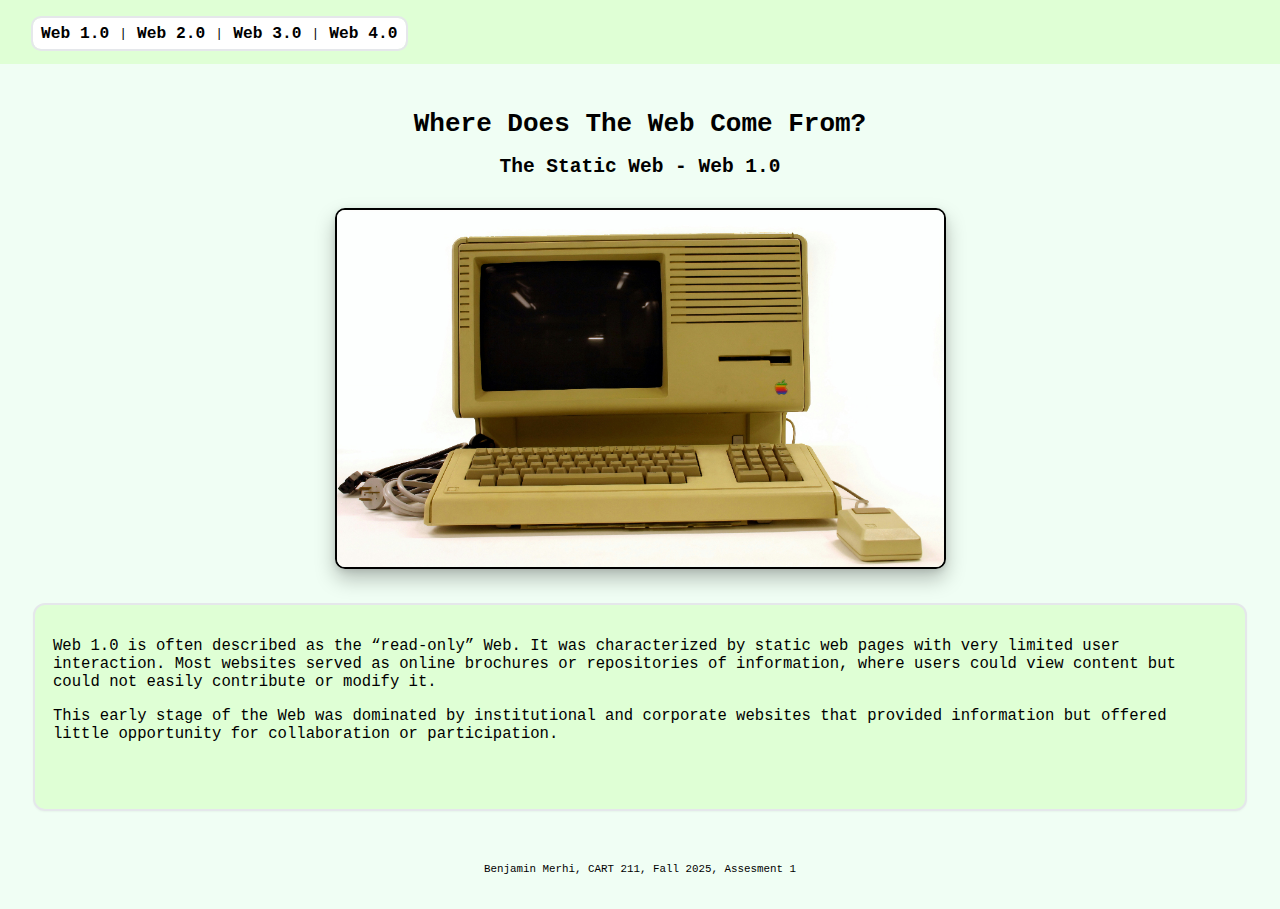
<file: Assessement_2/index.html>
<!DOCTYPE html>
<html lang="en">

<head>
    <meta charset="UTF-8">
    <meta name="viewport" content="width=device-width, initial-scale=1.0">
    <title>Origins of The Web</title>
</head>

<body style="font-family: monospace; padding: 25px; background-color: rgb(240, 254, 244);">

    <div style="
          position:absolute; left:0; right:0; top:0; height:64px; background:#dfffd5;
          z-index:0;                     
        ">
    </div>

    <!--Navigation bar with links to all four pages-->
    <nav style="margin-bottom: 60px; z-index: 100; background: transparent; position: sticky; margin-top: -15px;">

        <div
            style="display:inline-flex; gap:10px; align-items:center; padding:6px 8px; outline:2px solid #e5e7eb; outline-offset:0; border-radius:8px; background:#fff; ">

            <a href="Page-1.html" style="text-decoration: none; color: black; font-size: 125%; font-weight: bold; ">Web
                1.0</a>

            |

            <a href="Page-2.html" style="text-decoration: none; color: black; font-size: 125%; font-weight: bold; ">Web
                2.0</a>

            |

            <a href="Page-3.html" style="text-decoration: none; color: black; font-size: 125%; font-weight: bold; ">Web
                3.0</a>

            |

            <a href="Page-4.html" style="text-decoration: none; color: black; font-size: 125%; font-weight: bold; ">Web
                4.0</a>

        </div>

    </nav>


    <!--Header section with title, subtitle, and image-->
    <header style="width: 700px; width: 100%; margin-left: auto; margin-right: auto; text-align: center;">

        <h1 style="text-decoration: none;">Where Does The Web Come From?</h1>

        <h2 style="margin-bottom: 30px;">The Static Web - Web 1.0</h2>

        <img src="apple-lisa.jpg" alt="Apple Lisa computer"
            style="width: 75%; height: auto; margin-bottom: 30px; border: 2px solid #000; max-width: 50%; height: auto; border-radius: 10px; box-shadow: 0 2px 6px rgba(0, 0, 0,.10), 0 10px 20px rgba(0,0,0, .25);">
    </header>

    <!--Main body of text describing "The Static Web"-->
    <main
        style="width: 700px; width: 100%; margin-left: auto; margin-right: auto; font-size: larger; background:#dfffd5; border:2px solid #e5e7eb;border-radius:12px; padding:16px 18px; box-shadow:0 1px 2px rgba(0,0,0,.04); box-sizing: border-box;">
        <p>
            Web 1.0 is often described as the “read-only” Web. It was characterized by static web pages with very
            limited
            user
            interaction. Most websites served as online brochures or repositories of information, where users could
            view
            content but
            could not easily contribute or modify it.
        </p>

        <p style="margin-bottom: 50px;">
            This early stage of the Web was dominated by institutional and corporate websites that provided
            information
            but offered
            little opportunity for collaboration or participation.
        </p>
    </main>

    <!--Footer containing personal and course information-->
    <footer
        style="max-width: 700px; width: 100%; text-align: right; margin-top:  50px; margin-left: auto; margin-right: auto; text-align: center;">
        <small>Benjamin Merhi, CART 211, Fall 2025, Assesment 1</small>
    </footer>

</body>

</html>
</file>
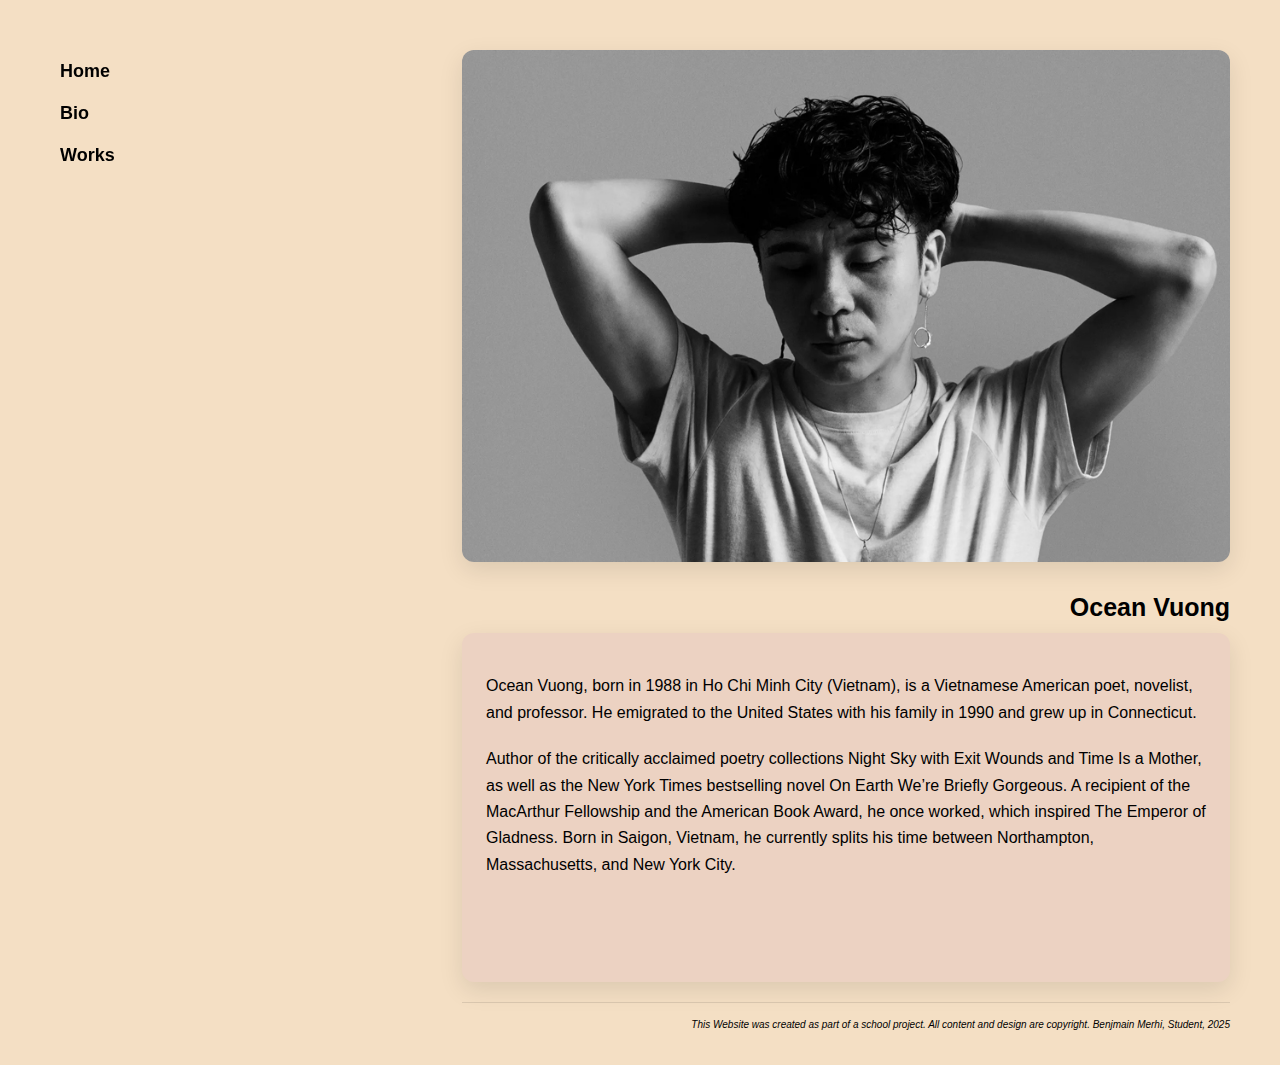
<file: Assessement_3/index.html>
<!DOCTYPE html>
<html lang="en">

<head>
    <meta charset="UTF-8">
    <meta name="viewport" content="width=device-width, initial-scale=1.0">

    <!--Meta Description for SEO-->
    <meta name="description"
        content="Explore the work of Ocean Vuong, award-winning poet and novelist, author of 'On Earth We're Briefly Gorgeous' and 'Time Is a Mother'.">

    <!--Open Graph for Social Sharing-->
    <meta property="og:title" content="Ocean Vuong - Poet and Novelist">
    <meta property="og:description"
        content="Discover the literary works and achievements of Ocean Vuong, an award-winning poet and novelist known for his works such as 'On Earth We're Briefly Gorgeous' and 'Time Is a Mother'.">
    <meta name="author" content="Ben Merhi">
    <meta name="copyright" content="Ben Merhi, Student Project, 2025">
    <title>Ocean Vuong</title>

    <!--External Stylesheet-->
    <link rel="Stylesheet" href="default.css">

</head>

<body>

    <!--Navigation-->
    <nav>
        <a href="index.html">Home</a><br>
        <a href="bio.html">Bio</a><br>
        <a href="works.html">Works</a><br>
    </nav>

    <!--Main Wrapper-->
    <div id="wrapper">

        <header>
            <img src="Home.jpg" alt="Portrait of Ocean Vuong">
            <h1>Ocean Vuong</h1>
        </header>

        <!--Main Content-->
        <main>
            <article>

                <p>
                    Ocean Vuong, born in 1988 in Ho Chi Minh City (Vietnam), is a Vietnamese American poet, novelist,
                    and professor. He
                    emigrated to the United States with his family in 1990 and grew up in Connecticut.
                </p>

                <p>
                    Author of the critically acclaimed poetry collections Night Sky with Exit Wounds and Time Is a
                    Mother, as well as the
                    New York Times bestselling novel On Earth We’re Briefly Gorgeous. A recipient of the MacArthur
                    Fellowship and the
                    American Book Award, he once worked, which inspired The Emperor of Gladness. Born in Saigon,
                    Vietnam, he currently
                    splits his time between Northampton, Massachusetts, and New York City.

                </p>

            </article>

            <footer>
                <small><em>This Website was created as part of a school project. All content and design are copyright.
                        Benjmain Merhi, Student, 2025</em></small>
            </footer>

    </div>


</body>

</html>
</file>
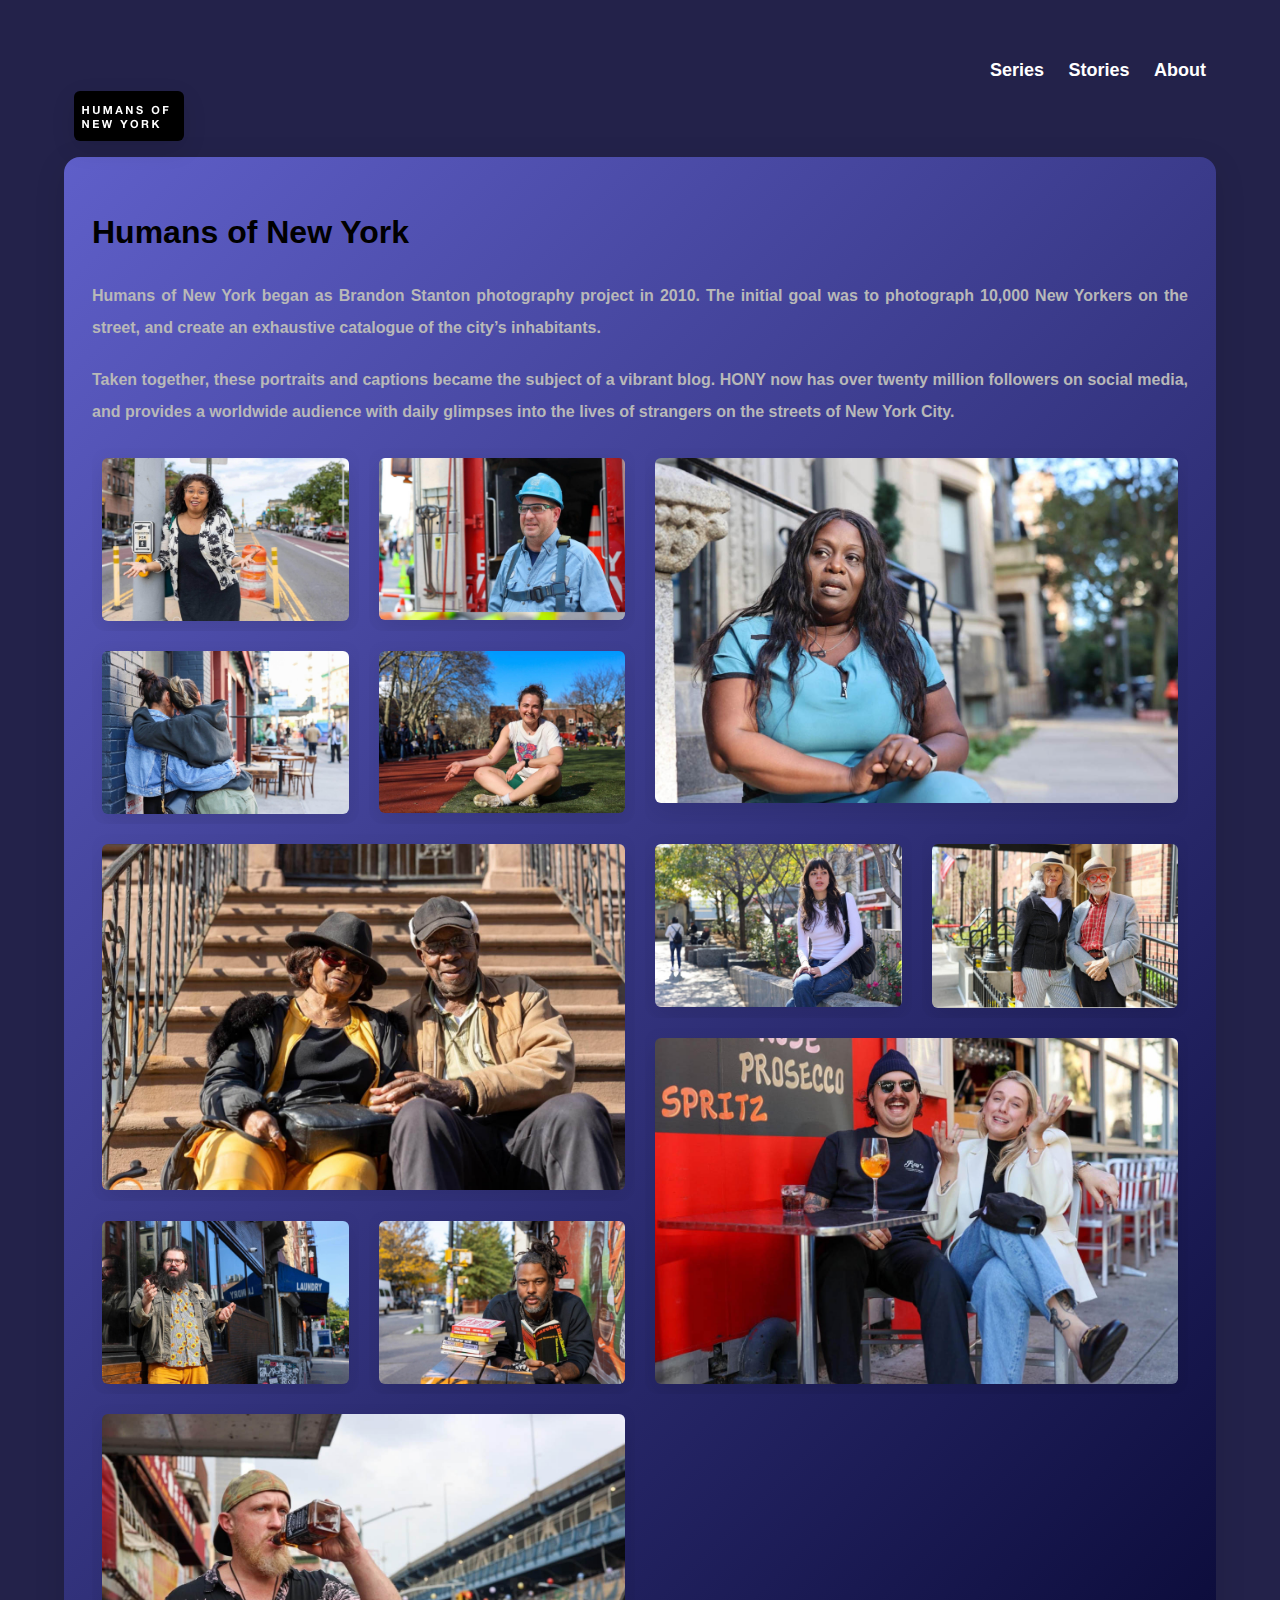
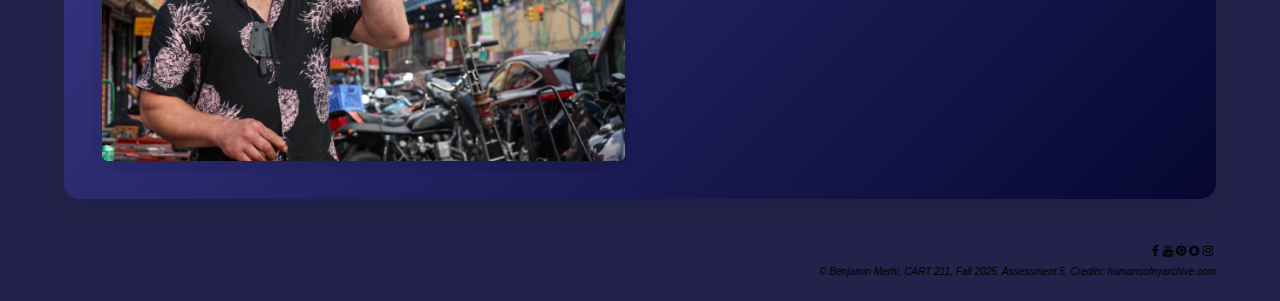
<file: Assessement_5/index.html>
<!DOCTYPE html>
<html lang="en">

<head>
    <meta charset="UTF-8">
    <meta name="viewport" content="width=device-width, initial-scale=1.0">

    <!--Meta Description for SEO-->
    <meta name="description" content="Humans of New York Exercise">

    <!--Open Graph for Social Sharing-->
    <meta property="og:title" content="Humans of New York Exercise">
    <meta property="og:description" content="Humans of New York Exercise">
    <meta name="author" content="Ben Merhi">
    <meta name="copyright" content="Ben Merhi, Student Project, 2025">


    <title>Humans of New York</title>

    <!--External Stylesheet-->
    <link rel="Stylesheet" href="default.css">

    <!--Link to the social media icons-->
    <link rel="stylesheet" href="https://cdnjs.cloudflare.com/ajax/libs/font-awesome/4.7.0/css/font-awesome.min.css">
</head>

<body>

    <!--Main Wrapper-->
    <div id="wrapper">
        <header>

            <!--Navigation-->
            <nav>

                <div class="logo">

                    <a href="#">
                        <img src="assets/logo.png" alt="Logo" width="110px" height="50px">
                    </a>

                </div>


                <div class="menu1">

                    <button class="close-menu">&times;</button>

                    <a href="index.html" class="menuI">Series</a>
                    <a href="stories.html" class="menuI">Stories</a>
                    <a href="about.html" class="menuI_active">About</a>

                </div>

                <!--Hamburger Menu for mobile-->
                <div class="hamburger-menu">

                    <button>

                        <span class="fa fa-bars"></span>

                    </button>

                </div>

            </nav>


        </header>

        <!--Main Content-->
        <section>
            <main>
                <article>
                    <h1>Humans of New York</h1>


                    <p>
                        Humans of New York began as Brandon Stanton photography project in 2010. The initial goal was to
                        photograph 10,000 New
                        Yorkers on the street, and create an exhaustive catalogue of the city’s inhabitants.
                    </p>

                    <p>
                        Taken together, these portraits and captions became the subject of a vibrant blog. HONY now has
                        over twenty million
                        followers on social media, and provides a worldwide audience with daily glimpses into the lives
                        of strangers on the
                        streets of New York City.
                    </p>



                    <div class="photos">
                        <figure class="im1">
                            <img src="assets/america_pageant.jpg" class="im" alt="America Pageant" loading="lazy">
                            <div class="hover-text">America Pageant</div>
                        </figure>

                        <figure class="im2">
                            <img src="assets/Chipwich_guy.jpg" class="im" alt="Chipwich Guy" loading="lazy">
                            <div class="hover-text">Chipwich Guy</div>
                        </figure>

                        <figure class="im3">
                            <img src="assets/end_of_life_patient.jpg" class="im" alt="End of Life Patinet"
                                loading="lazy">
                            <div class="hover-text">End of Life Patient</div>
                        </figure>

                        <figure class="im4">
                            <img src="assets/exhausting_to_me.jpg" class="im" alt="Exhausting To Me" loading="lazy">
                            <div class="hover-text">Exhausting To Me</div>
                        </figure>

                        <figure class="im5">
                            <img src="assets/fake_sport.jpg" class="im" alt="Fake Sport" loading="lazy">
                            <div class="hover-text">Fake Sport</div>
                        </figure>

                        <figure class="im6">
                            <img src="assets/gettin_married.jpg" class="im" alt="Gettin' Married" loading="lazy">
                            <div class="hover-text">Gettin' Married</div>
                        </figure>

                        <figure class="im7">
                            <img src="assets/homework.jpg" class="im" alt="Homework" loading="lazy">
                            <div class="hover-text">Homework</div>
                        </figure>

                        <figure class="im8">
                            <img src="assets/invisibility.jpg" class="im" alt="Invisibility" loading="lazy">
                            <div class="hover-text">Invisibility</div>
                        </figure>

                        <figure class="im9">
                            <img src="assets/Mardi-Gras.jpg" class="im" alt="Mardi Gras" loading="lazy">
                            <div class="hover-text">Mardi Gras</div>
                        </figure>

                        <figure class="im10">
                            <img src="assets/Right_and_wrong.jpg" class="im" alt="Right and Wrong" loading="lazy">
                            <div class="hover-text">Right and Wrong</div>
                        </figure>

                        <figure class="im11">
                            <img src="assets/sketchbook.jpg" class="im" alt="Sketchbook" loading="lazy">
                            <div class="hover-text">Sketchbook</div>
                        </figure>

                        <figure class="im12">
                            <img src="assets/the_algorithm.jpg" class="im" alt="The Algorithm" loading="lazy">
                            <div class="hover-text">The Algorithm</div>
                        </figure>

                    </div>

            </main>

            </article>

        </section>

        <!--Footer-->

        <footer>
            <div class="social">

                <!--Social Media Icons-->
                <div class="icons-wrapper">

                    <a href="#" class="fa fa-facebook"></a>
                    <a href="#" class="fa fa-youtube"></a>
                    <a href="#" class="fa fa-pinterest"></a>
                    <a href="#" class="fa fa-snapchat"></a>
                    <a href="#" class="fa fa-instagram"></a>
                    <a href="#" class="fa fa-"></a>

                </div>


            </div>

            <small><em>© Benjamin Merhi, CART 211, Fall 2025, Assessment 5, Credits: humansofnyarchive.com</em></small>
        </footer>

    </div>

    <script>
        document.addEventListener('DOMContentLoaded', () => {
            const hamburgerButton = document.querySelector('.hamburger-menu button');
            const closeButton = document.querySelector('.close-menu');
            const menu1 = document.querySelector('.menu1');

            // Gestion de l'ouverture du menu
            hamburgerButton.addEventListener('click', () => {
                menu1.classList.add('menu-deployed');
            });

            // Gestion de la fermeture du menu
            closeButton.addEventListener('click', () => {
                menu1.classList.remove('menu-deployed');
            });
        });

    </script>

</body>

</html>
</file>
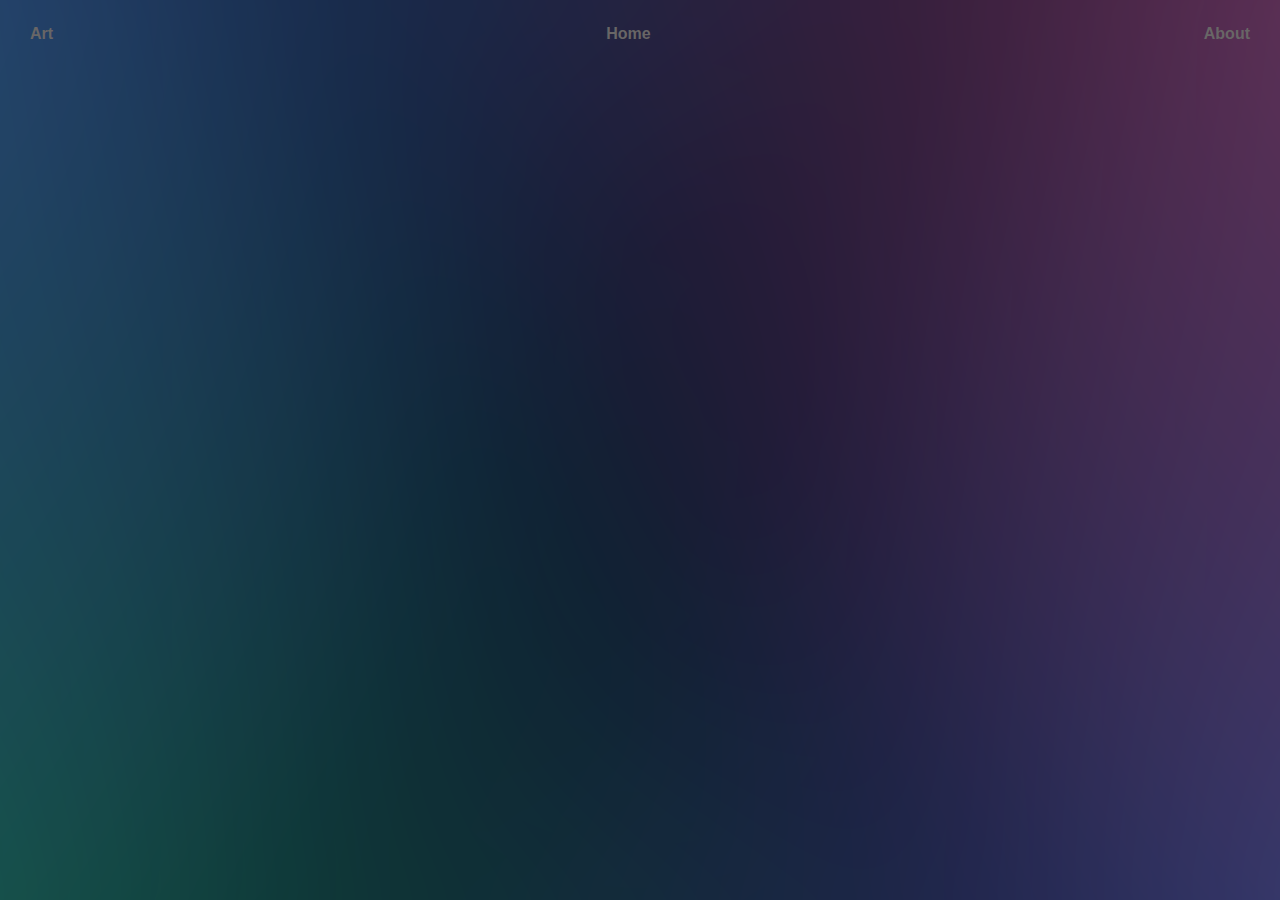
<file: Final/index.html>
<!DOCTYPE html>
<html lang="en">

<head>
    <meta charset="UTF-8">
    <meta name="viewport" content="width=device-width, initial-scale=1.0">

    <meta name="project pitch" content="Project Pitch: Surveillance Capitalism">
    <meta name="author" content="Benjamin Merhi">
    <meta name="copyright" content="Benjamin Merhi, Student Project, 2025">

    <title>Surveillance Capitalism</title>

    <link rel="Stylesheet" href="default.css">


</head>

<body>
    <div class="aurora-container">


        <div id="wrapper">
            <header>

                <nav class="navigation">

                    <ul class="nav-list">


                        <li class="dropdown">

                            <a href="#" class="drop">Art</a>

                            <ul class="dropdown-content">

                                <li><a href="3.html">3</a></li>
                                <li><a href="4.html">4</a></li>
                                <li><a href="5.html">5</a></li>
                                <li><a href="6.html">6</a></li>
                                <li><a href="7.html">7</a></li>
                                <li><a href="8.html">8</a></li>
                                <li><a href="9.html">9</a></li>
                                <li><a href="10.html">10</a></li>

                            </ul>

                        </li>

                        <li><a href="index.html">Home</a></li>

                        <li><a href="about.html">About</a></li>

                    </ul>

                </nav>

            </header>

            <section>

                <main>

                    <article>

                        <p>




                        </p>

                    </article>

                </main>

            </section>

        </div>

    </div>
</body>

</html>
</file>
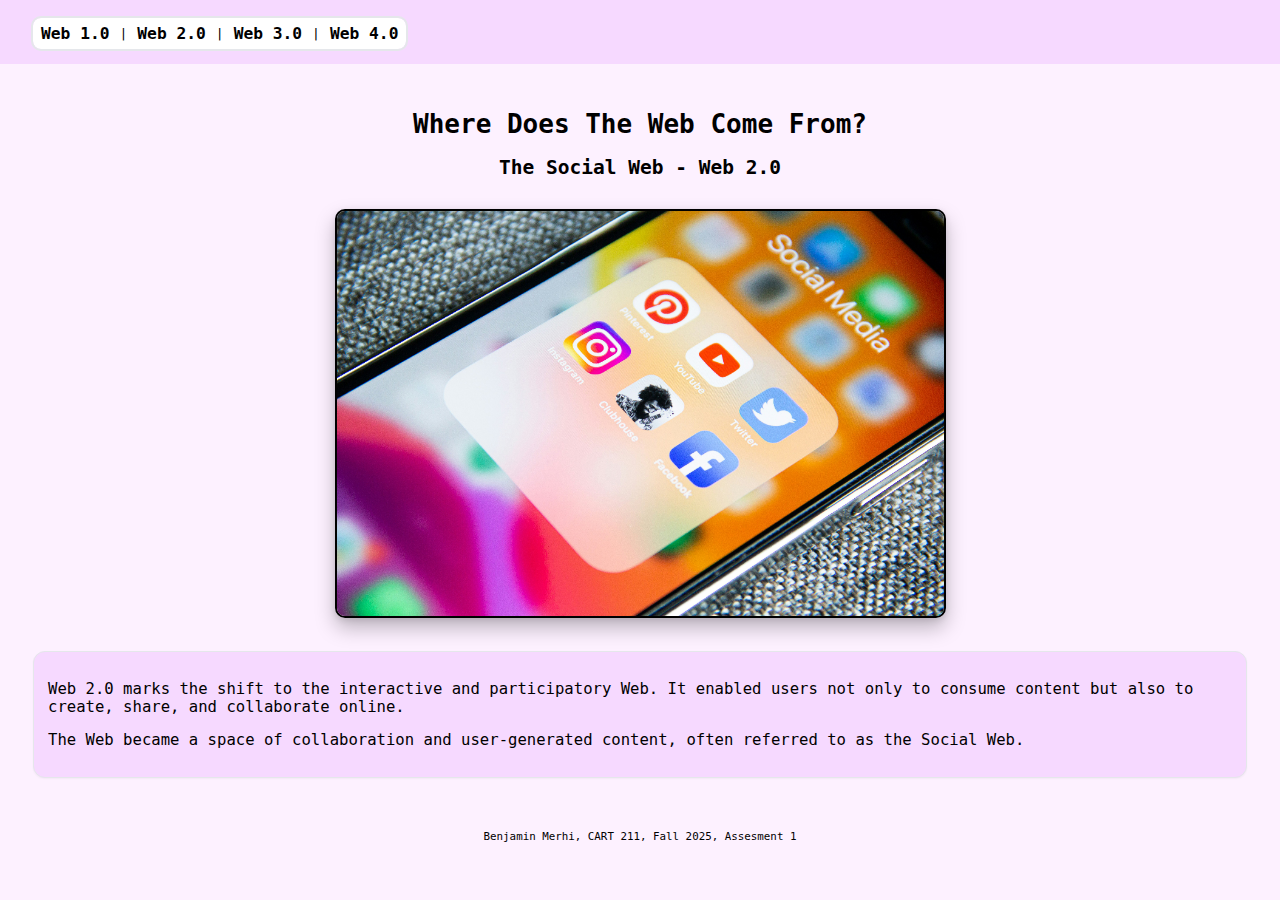
<file: Assessement_2/Page-2.html>
<!DOCTYPE html>
<html lang="en">

<head>
    <meta charset="UTF-8">
    <meta name="viewport" content="width=device-width, initial-scale=1.0">
    <title>Origins of The Web</title>
</head>

<body style="font-family: monospace; padding: 25px; background-color: rgb(253, 241, 255);">

    <div style="
          position:absolute; left:0; right:0; top:0; height:64px; background:#f6d9ff; z-index:0;                      
        ">
    </div>

    <!--Navigation bar with links to all four pages-->
    <nav style="margin-bottom: 60px; z-index: 100; background: transparent; position: sticky; margin-top: -15px;">

        <div
            style="display:inline-flex; gap:10px; align-items:center; padding:6px 8px; outline:2px solid #e5e7eb; outline-offset:0; border-radius:8px; background:#fff; ">

            <a href="index.html" style="text-decoration: none; color: black; font-size: 125%; font-weight: bold; ">Web
                1.0</a>

            | <a href="Page-2.html"
                style="text-decoration: none; color: black; font-size: 125%; font-weight: bold; ">Web
                2.0</a>

            | <a href="Page-3.html"
                style="text-decoration: none; color: black; font-size: 125%; font-weight: bold; ">Web
                3.0</a>

            | <a href="Page-4.html"
                style="text-decoration: none; color: black; font-size: 125%; font-weight: bold; ">Web
                4.0</a>

        </div>

    </nav>

    <!--Header section with title, subtitle, and image-->
    <header style="width: 700px; width: 100%; margin-left: auto; margin-right: auto; text-align: center;">
        <h1>Where Does The Web Come From?</h1>

        <h2 style="margin-bottom: 30px;">The Social Web - Web 2.0</h2>

        <img src="social_media.jpg" alt="Social Media Icons"
            style="width: 50%; height: auto; margin-bottom: 30px; border: 2px solid #000; max-width: 75%; height: auto; border-radius: 10px; box-shadow: 0 2px 6px rgba(0, 0, 0,.10), 0 10px 20px rgba(0,0,0,.25);">
    </header>

    <!--Main body of text describing "The Social Web"-->
    <main
        style="width: 700px; width: 100%; margin-left: auto; margin-right: auto; font-size: larger; background:#f6d9ff; border:1px solid #e5e7eb;border-radius:12px;  padding:12px 14px; box-shadow:0 1px 2px rgba(0,0,0,.04); box-sizing: border-box;">
        <p>
            Web 2.0 marks the shift to the interactive and participatory Web. It enabled users not only to consume
            content but also
            to create, share, and collaborate online.
        </p>
        <p>
            The Web became a space of collaboration and user-generated content, often referred to as the Social Web.
        </p>
    </main>

    <!--Footer containing personal and course information-->
    <footer
        style="max-width: 700px; width: 100%; text-align: right; margin-top:  50px; margin-left: auto; margin-right: auto; text-align: center;">
        <small>Benjamin Merhi, CART 211, Fall 2025, Assesment 1</small>
    </footer>

</body>

</html>
</file>
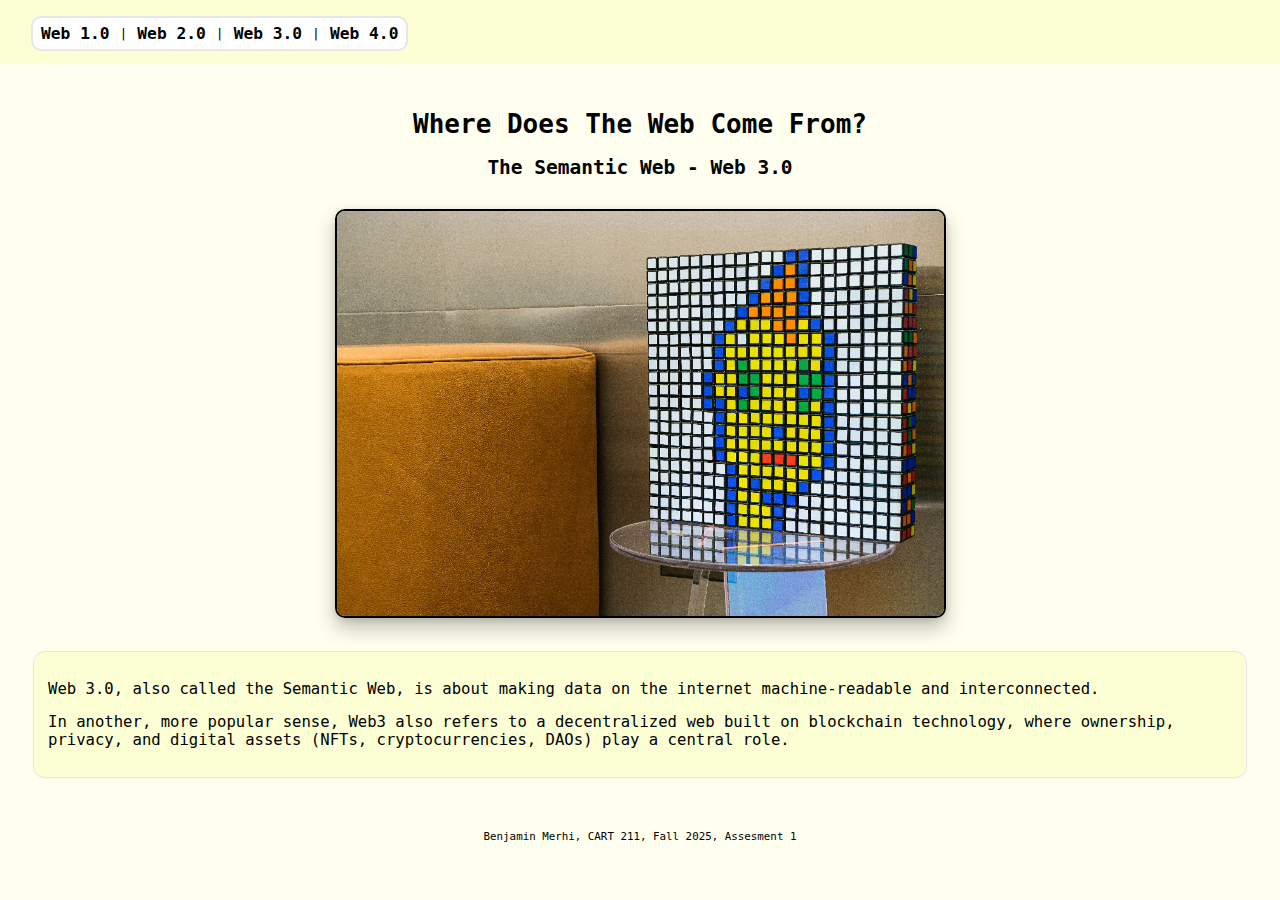
<file: Assessement_2/Page-3.html>
<!DOCTYPE html>
<html lang="en">

<head>
    <meta charset="UTF-8">
    <meta name="viewport" content="width=device-width, initial-scale=1.0">
    <title>Origins of The Web</title>
</head>

<body style="font-family: monospace; padding: 25px; background-color: #feffee;">

    <div style="
          position:absolute; left:0; right:0; top:0; height:64px; background:#fbffd3;
          z-index:0;                 
        ">
    </div>

    <!--Navigation bar with links to all four pages-->
    <nav style="margin-bottom: 60px; z-index: 100; background: transparent; position: sticky; margin-top: -15px;">

        <div
            style="display:inline-flex; gap:10px; align-items:center; padding:6px 8px; outline:2px solid #e5e7eb; outline-offset:0; border-radius:8px; background:#fff; ">

            <a href="index.html" style="text-decoration: none; color: black; font-size: 125%; font-weight: bold; ">Web
                1.0</a>

            |

            <a href="Page-2.html" style="text-decoration: none; color: black; font-size: 125%; font-weight: bold; ">Web
                2.0</a>

            | <a href="Page-3.html"
                style="text-decoration: none; color: black; font-size: 125%; font-weight: bold; ">Web
                3.0</a>

            | <a href="Page-4.html"
                style="text-decoration: none; color: black; font-size: 125%; font-weight: bold; ">Web
                4.0</a>

        </div>

    </nav>

    <!--Header section with title, subtitle, and image-->
    <header style="width: 700px; width: 100%; margin-left: auto; margin-right: auto; text-align: center;">
        <h1>Where Does The Web Come From?</h1>

        <h2 style="margin-bottom: 30px;">The Semantic Web - Web 3.0</h2>

        <img src="cryptopunk.jpg" alt="Cryptopunk NFT"
            style="width: 50%; height: auto; margin-bottom: 30px; border: 2px solid #000; max-width: 75%; height: auto; border-radius: 10px; box-shadow: 0 2px 6px rgba(0, 0, 0,.10), 0 10px 20px rgba(0,0,0,.25);">
    </header>

    <!--Main body of text describing "The Semantic Web"-->
    <main
        style="width: 700px; width: 100%; margin-left: auto; margin-right: auto; font-size: larger; background:#fbffd3;
    border:1px solid #e5e7eb;  border-radius:12px; padding:12px 14px; box-shadow:0 1px 2px rgba(0,0,0,.04); box-sizing: border-box;">
        <p>
            Web 3.0, also called the Semantic Web, is about making data on the internet machine-readable and
            interconnected.
        </p>
        <p>
            In another, more popular sense, Web3 also refers to a decentralized web built on blockchain technology,
            where ownership,
            privacy, and digital assets (NFTs, cryptocurrencies, DAOs) play a central role.
        </p>
    </main>

    <!--Footer containing personal and course information-->
    <footer
        style="max-width: 700px; width: 100%; text-align: right; margin-top:  50px; margin-left: auto; margin-right: auto; text-align: center;">
        <small>Benjamin Merhi, CART 211, Fall 2025, Assesment 1</small>
    </footer>

</body>

</html>
</file>
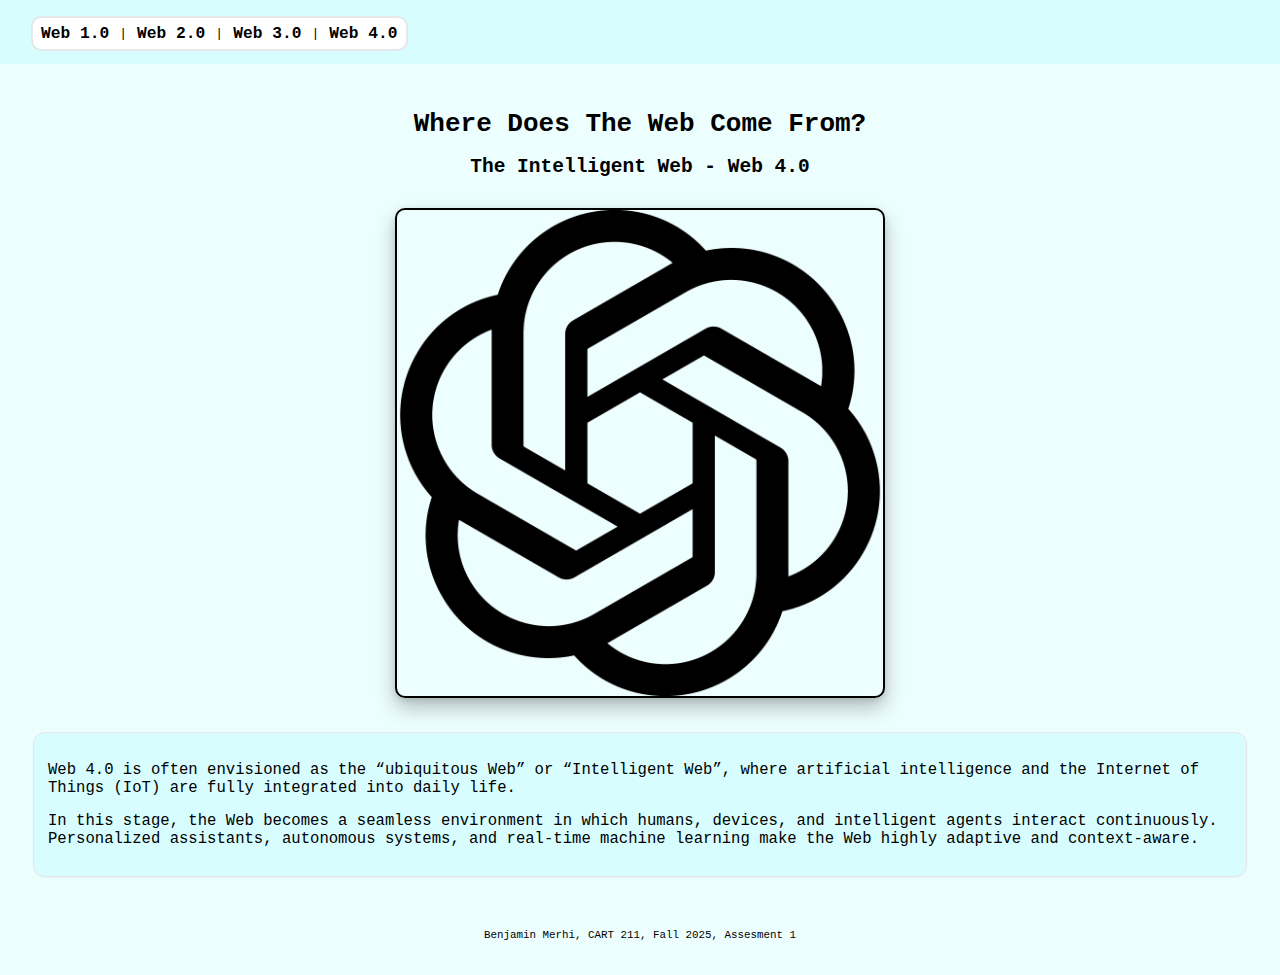
<file: Assessement_2/Page-4.html>
<!DOCTYPE html>
<html lang="en">

<head>
    <meta charset="UTF-8">
    <meta name="viewport" content="width=device-width, initial-scale=1.0">
    <title>Origins of The Web</title>
</head>

<body style="font-family: monospace; padding: 25px; background-color: #edfeff;">

    <div style="
          position:absolute; left:0; right:0; top:0; height:64px; background:#d7fdff;
          z-index:0;                
        ">
    </div>

    <!--Navigation bar with links to all four pages-->
    <nav style="margin-bottom: 60px; z-index: 100; background: transparent; position: sticky; margin-top: -15px;">

        <div
            style="display:inline-flex; gap:10px; align-items:center; padding:6px 8px; outline:2px solid #e5e7eb; outline-offset:0; border-radius:8px; background:#fff; ">

            <a href="index.html" style="text-decoration: none; color: black; font-size: 125%; font-weight: bold; ">Web
                1.0</a>

            |
            <a href="Page-2.html" style="text-decoration: none; color: black; font-size: 125%; font-weight: bold; ">Web
                2.0</a>

            |

            <a href="Page-3.html" style="text-decoration: none; color: black; font-size: 125%; font-weight: bold; ">Web
                3.0</a>

            |

            <a href="Page-4.html" style="text-decoration: none; color: black; font-size: 125%; font-weight: bold; ">Web
                4.0</a>

        </div>

    </nav>

    <!--Header section with title, subtitle, and image-->
    <header style="width: 700px; width: 100%; margin-left: auto; margin-right: auto; text-align: center;">
        <h1>Where Does The Web Come From?</h1>

        <h2 style="margin-bottom: 30px;">The Intelligent Web - Web 4.0</h2>

        <img src="ChatGPT-Logo.gif" alt="ChatGPT Logo"
            style="width: 45%; height: auto; margin-bottom: 30px; border: 2px solid #000; max-width: 40%; height: auto; border-radius: 10px; box-shadow: 0 2px 6px rgba(0, 0, 0,.10), 0 10px 20px rgba(0,0,0,.25);">
    </header>

    <!--Main body of text describing "The Intelligent Web"-->
    <main
        style="width: 700px; width: 100%; margin-left: auto; margin-right: auto; font-size: larger; background:#d7fdff; border:1px solid #e5e7eb; border-radius: 12px; padding:12px 14px; box-shadow:0 1px 2px rgba(0,0,0,.04); box-sizing: border-box;">
        <p>
            Web 4.0 is often envisioned as the “ubiquitous Web” or “Intelligent Web”, where artificial intelligence and
            the Internet
            of Things (IoT) are fully integrated into daily life.
        </p>
        <p>
            In this stage, the Web becomes a seamless environment in which humans, devices, and intelligent agents
            interact
            continuously. Personalized assistants, autonomous systems, and real-time machine learning make the Web
            highly adaptive
            and context-aware.
        </p>
    </main>

    <!--Footer containing personal and course information-->
    <footer
        style="max-width: 700px; width: 100%; text-align: right; margin-top:  50px; margin-left: auto; margin-right: auto; text-align: center;">
        <small>Benjamin Merhi, CART 211, Fall 2025, Assesment 1</small>
    </footer>

</body>

</html>
</file>
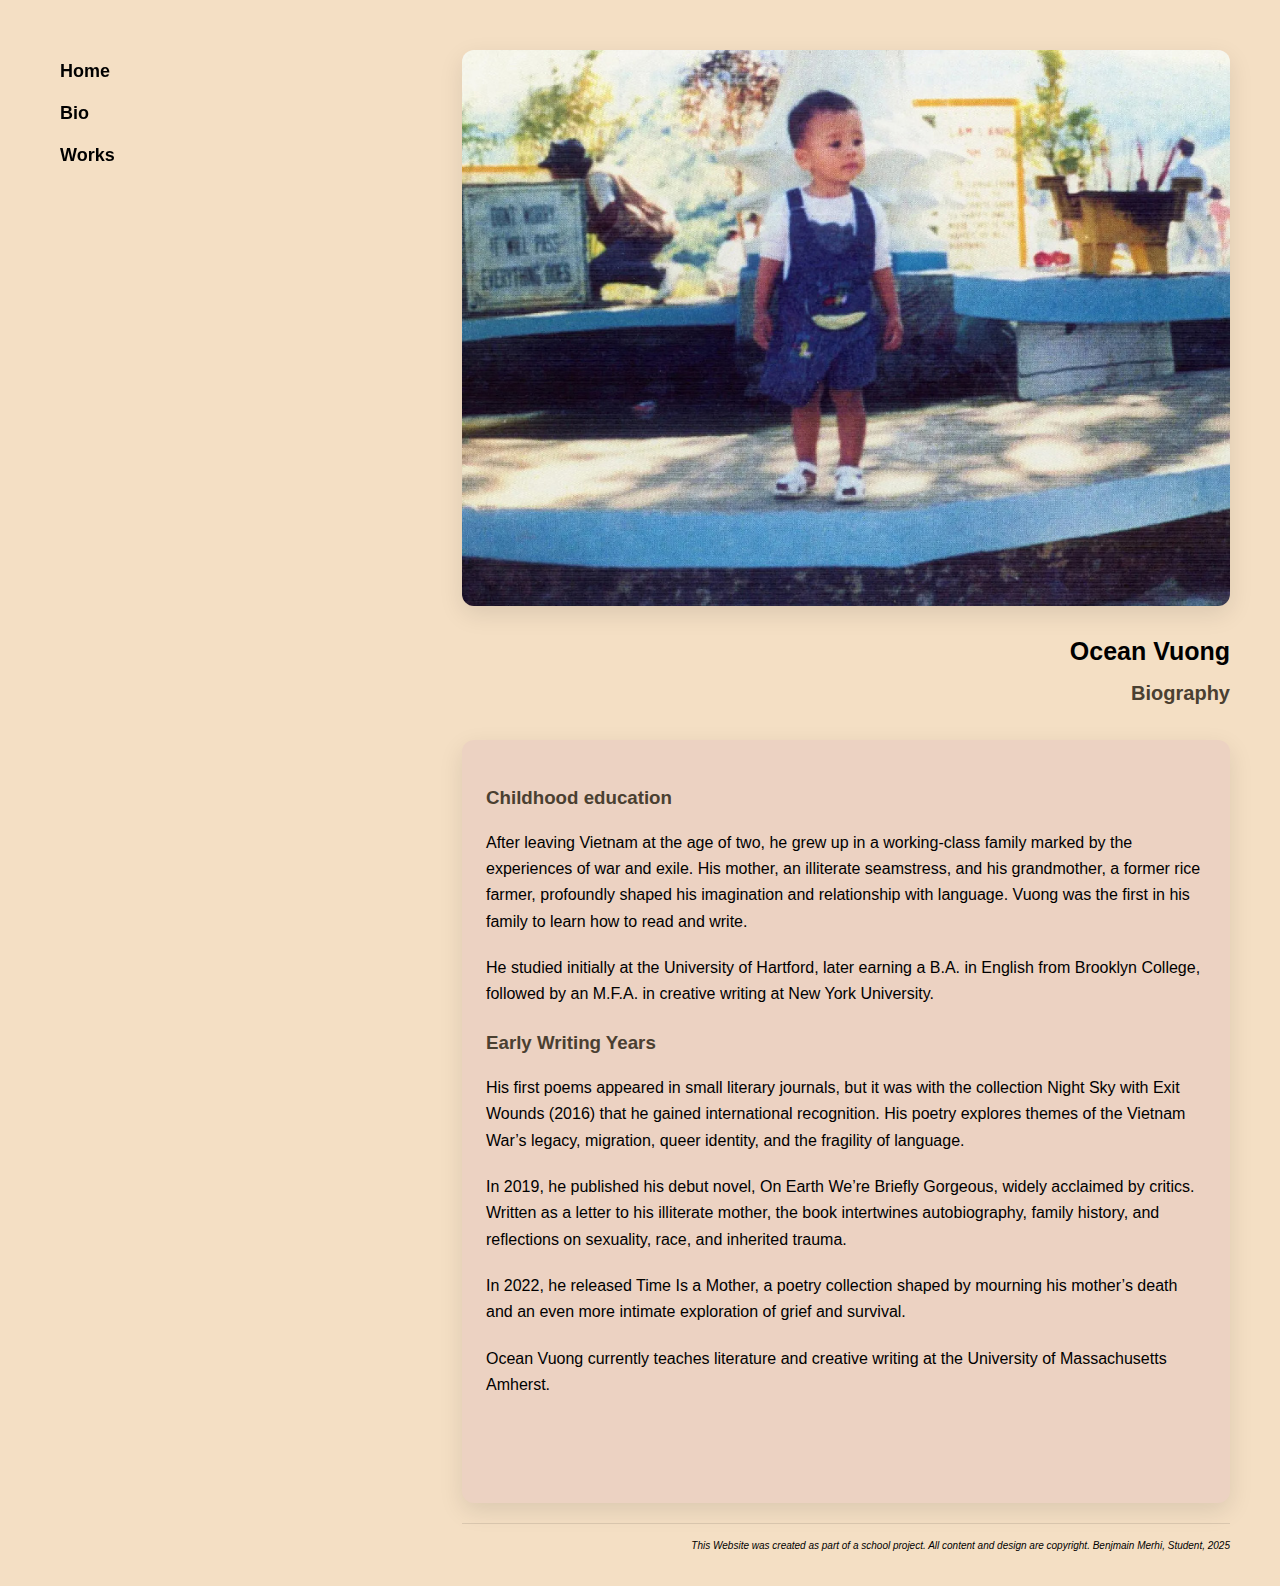
<file: Assessement_3/bio.html>
<!DOCTYPE html>
<html lang="en">

<head>
    <meta charset="UTF-8">
    <meta name="viewport" content="width=device-width, initial-scale=1.0">

    <!--Meta Description for SEO-->
    <meta name="description"
        content="Explore the work of Ocean Vuong, award-winning poet and novelist, author of 'On Earth We're Briefly Gorgeous' and 'Time Is a Mother'.">

    <!--Open Graph for Social Sharing-->
    <meta property="og:title" content="Ocean Vuong - Poet and Novelist">
    <meta property="og:description"
        content="Discover the literary works and achievements of Ocean Vuong, an award-winning poet and novelist known for his works such as 'On Earth We're Briefly Gorgeous' and 'Time Is a Mother'.">
    <meta name="author" content="Ben Merhi">
    <meta name="copyright" content="Ben Merhi, Student Project, 2025">
    <title>Ocean Vuong</title>

    <!--External Stylesheet-->
    <link rel="Stylesheet" href="default.css">
</head>

<body>
    <!--Navigation-->
    <nav>
        <a href="index.html">Home</a><br>
        <a href="bio.html">Bio</a><br>
        <a href="works.html">Works</a><br>
    </nav>

    <!--Main Wrapper-->
    <div id="wrapper">

        <header>
            <img src="Bio.jpg" alt="Portrait of Ocean Vuong">
            <h1>Ocean Vuong</h1>
            <h2>Biography</h2>
        </header>

        <!--Main Content-->
        <main>
            <article>
                <h3>Childhood education</h3>
                <p>
                    After leaving Vietnam at the age of two, he grew up in a working-class family marked by the
                    experiences of war and
                    exile. His mother, an illiterate seamstress, and his grandmother, a former rice farmer, profoundly
                    shaped his
                    imagination and relationship with language. Vuong was the first in his family to learn how to read
                    and write.
                </p>

                <p>
                    He studied initially at the University of Hartford, later earning a B.A. in English from Brooklyn
                    College, followed by
                    an M.F.A. in creative writing at New York University.
                </p>

                <h3>Early Writing Years</h3>
                <p>
                    His first poems appeared in small literary journals, but it was with the collection Night Sky with
                    Exit Wounds (2016)
                    that he gained international recognition. His poetry explores themes of the Vietnam War’s legacy,
                    migration, queer
                    identity, and the fragility of language.
                </p>

                <p>
                    In 2019, he published his debut novel, On Earth We’re Briefly Gorgeous, widely acclaimed by critics.
                    Written as a letter
                    to his illiterate mother, the book intertwines autobiography, family history, and reflections on
                    sexuality, race, and
                    inherited trauma.
                </p>

                <p>
                    In 2022, he released Time Is a Mother, a poetry collection shaped by mourning his mother’s death and
                    an even more
                    intimate exploration of grief and survival.
                </p>

                <p>
                    Ocean Vuong currently teaches literature and creative writing at the University of Massachusetts
                    Amherst.
                </p>

            </article>

            <!--Footer-->

            <footer>
                <small><em>This Website was created as part of a school project. All content and design are copyright.
                        Benjmain Merhi, Student, 2025</em></small>
            </footer>
        </main>

    </div>

</body>

</html>
</file>
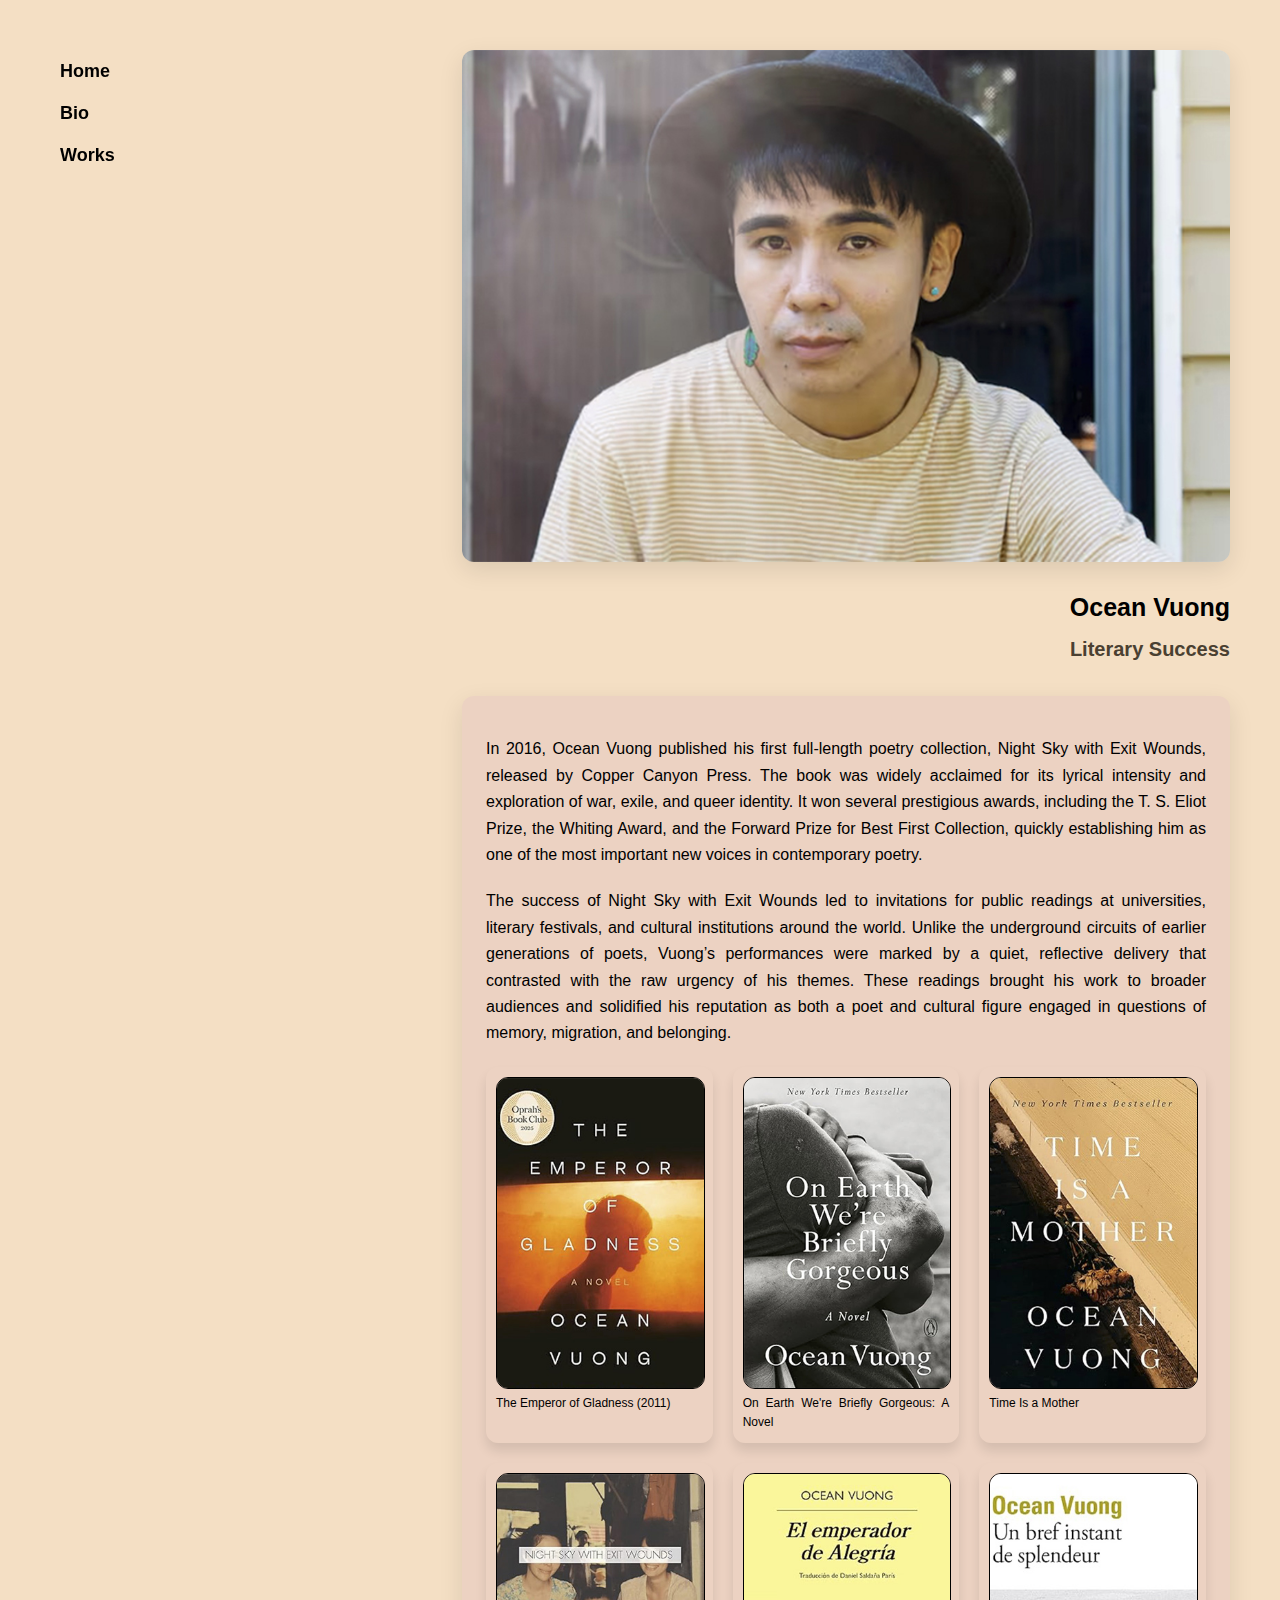
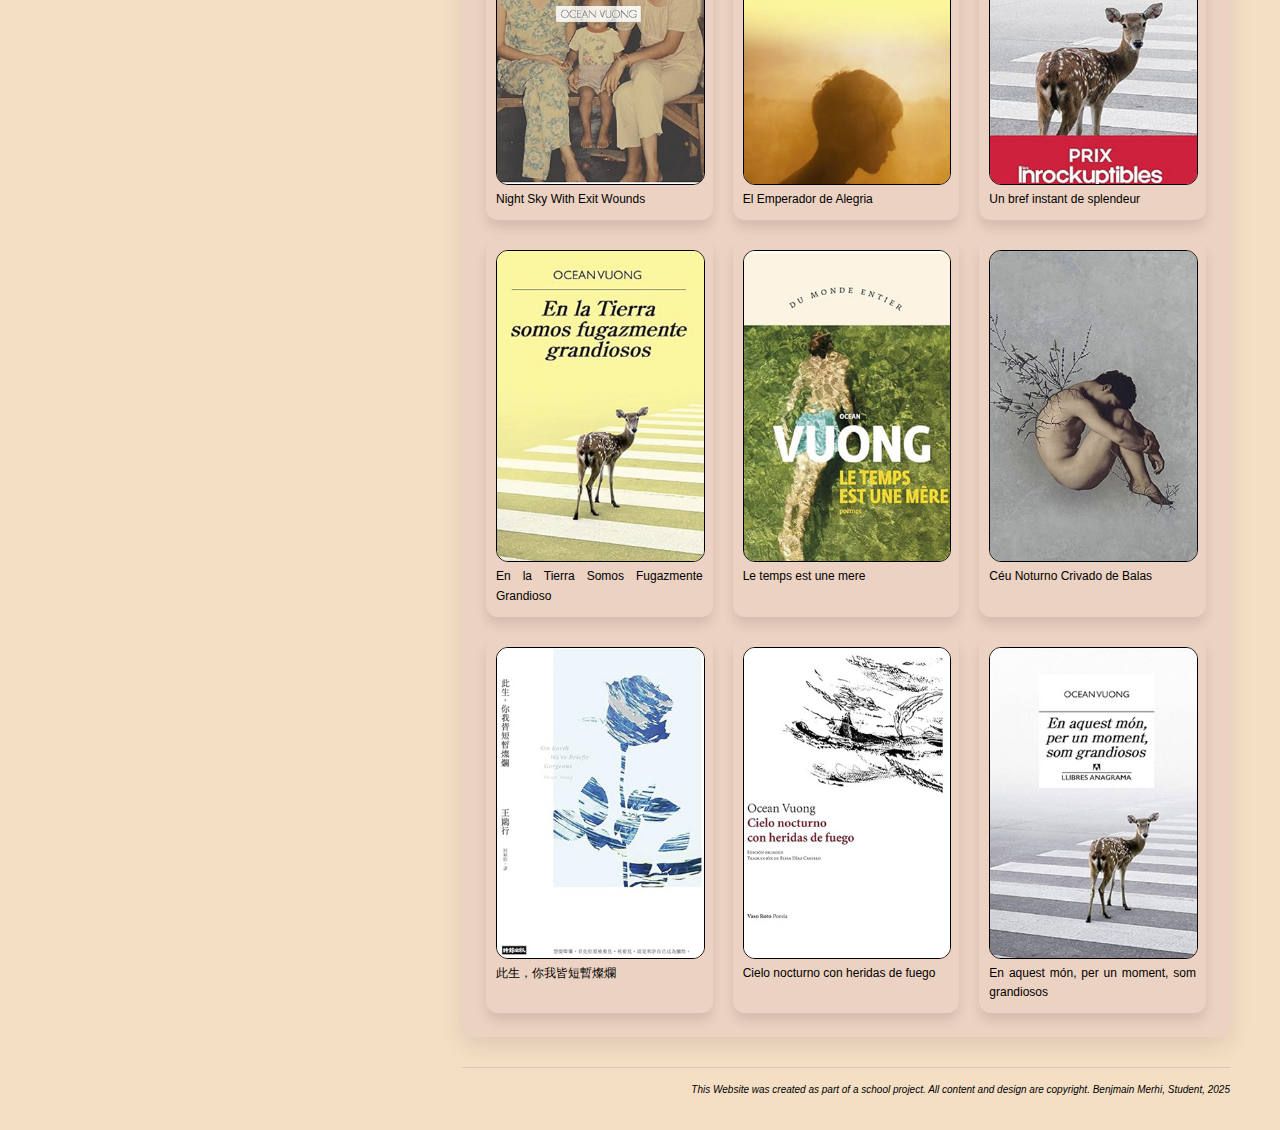
<file: Assessement_3/works.html>
<!DOCTYPE html>
<html lang="en">

<head>
    <meta charset="UTF-8">
    <meta name="viewport" content="width=device-width, initial-scale=1.0">

    <!--Meta Description for SEO-->
    <meta name="description"
        content="Explore the work of Ocean Vuong, award-winning poet and novelist, author of 'On Earth We're Briefly Gorgeous' and 'Time Is a Mother'.">

    <!--Open Graph for Social Sharing-->
    <meta property="og:title" content="Ocean Vuong - Poet and Novelist">
    <meta property="og:description"
        content="Discover the literary works and achievements of Ocean Vuong, an award-winning poet and novelist known for his works such as 'On Earth We're Briefly Gorgeous' and 'Time Is a Mother'.">
    <meta name="author" content="Ben Merhi">
    <meta name="copyright" content="Ben Merhi, Student Project, 2025">
    <title>Ocean Vuong</title>

    <!--External Stylesheet-->
    <link rel="Stylesheet" href="default.css">
</head>

<body>
    <!--Navigation-->
    <nav>
        <a href="index.html">Home</a><br>
        <a href="bio.html">Bio</a><br>
        <a href="works.html">Works</a><br>
    </nav>

    <!--Main Wrapper-->
    <div id="wrapper">
        <header>
            <img src="work.jpg" alt="Books by Ocean Vuong" loading="lazy">
            <h1>Ocean Vuong</h1>
            <h2>Literary Success</h2>
        </header>

        <!--Main Content-->
        <section>
            <main>
                <article>

                    <p>
                        In 2016, Ocean Vuong published his first full-length poetry collection, Night Sky with Exit
                        Wounds,
                        released by Copper
                        Canyon Press. The book was widely acclaimed for its lyrical intensity and exploration of
                        war,
                        exile,
                        and queer identity.
                        It won several prestigious awards, including the T. S. Eliot Prize, the Whiting Award, and
                        the
                        Forward Prize for Best
                        First Collection, quickly establishing him as one of the most important new voices in
                        contemporary
                        poetry.
                    </p>

                    <p>
                        The success of Night Sky with Exit Wounds led to invitations for public readings at
                        universities,
                        literary festivals,
                        and cultural institutions around the world. Unlike the underground circuits of earlier
                        generations
                        of poets, Vuong’s
                        performances were marked by a quiet, reflective delivery that contrasted with the raw
                        urgency of
                        his
                        themes. These
                        readings brought his work to broader audiences and solidified his reputation as both a poet
                        and
                        cultural figure engaged
                        in questions of memory, migration, and belonging.
                    </p>



                    <div class="books">
                        <figure>
                            <img src="Emperor.jpg" alt="The Emperor of Gladness" loading="lazy">
                            <figcaption>The Emperor of Gladness (2011)</figcaption>
                        </figure>

                        <figure>
                            <img src="Earth.jpg" alt="On Earth We're Briefly Gorgeous: A Novel" loading="lazy">
                            <figcaption>On Earth We're Briefly Gorgeous: A Novel</figcaption>
                        </figure>

                        <figure>
                            <img src="Mother.jpg" alt="Time Is a Mother" loading="lazy">
                            <figcaption>Time Is a Mother</figcaption>
                        </figure>

                        <figure>
                            <img src="Wounds.jpg" alt="Night Sky With Exit Wounds" loading="lazy">
                            <figcaption>Night Sky With Exit Wounds</figcaption>
                        </figure>

                        <figure>
                            <img src="Emperador.jpg" alt="El Emperador de Alegria" loading="lazy">
                            <figcaption>El Emperador de Alegria</figcaption>
                        </figure>

                        <figure>
                            <img src="splendeur.jpg" alt="Un bref instant de splendeur" loading="lazy">
                            <figcaption>Un bref instant de splendeur</figcaption>
                        </figure>

                        <figure>
                            <img src="Tierra.jpg" alt="En la Tierra Somos Fugazmente Grandioso" loading="lazy">
                            <figcaption>En la Tierra Somos Fugazmente Grandioso</figcaption>
                        </figure>

                        <figure>
                            <img src="mere.jpg" alt="Le temps est une mere" loading="lazy">
                            <figcaption>Le temps est une mere</figcaption>
                        </figure>

                        <figure>
                            <img src="Balas.jpg" alt="Céu Noturno Crivado de Balas" loading="lazy">
                            <figcaption>Céu Noturno Crivado de Balas</figcaption>
                        </figure>

                        <figure>
                            <img src="ChineseED.jpg" alt="此生，你我皆短暫燦爛" loading="lazy">
                            <figcaption>此生，你我皆短暫燦爛</figcaption>
                        </figure>

                        <figure>
                            <img src="Heridas.jpg" alt="Cielo nocturno con heridas de fuego" loading="lazy">
                            <figcaption>Cielo nocturno con heridas de fuego</figcaption>
                        </figure>

                        <figure>
                            <img src="aquest.jpg" alt="En aquest món, per un moment, som grandiosos" loading="lazy">
                            <figcaption>En aquest món, per un moment, som grandiosos</figcaption>
                        </figure>

                    </div>

            </main>

            </article>

        </section>

        <footer>
            <small><em>This Website was created as part of a school project. All content and design are copyright.
                    Benjmain Merhi, Student, 2025</em></small>
        </footer>

    </div>

</body>

</html>
</file>
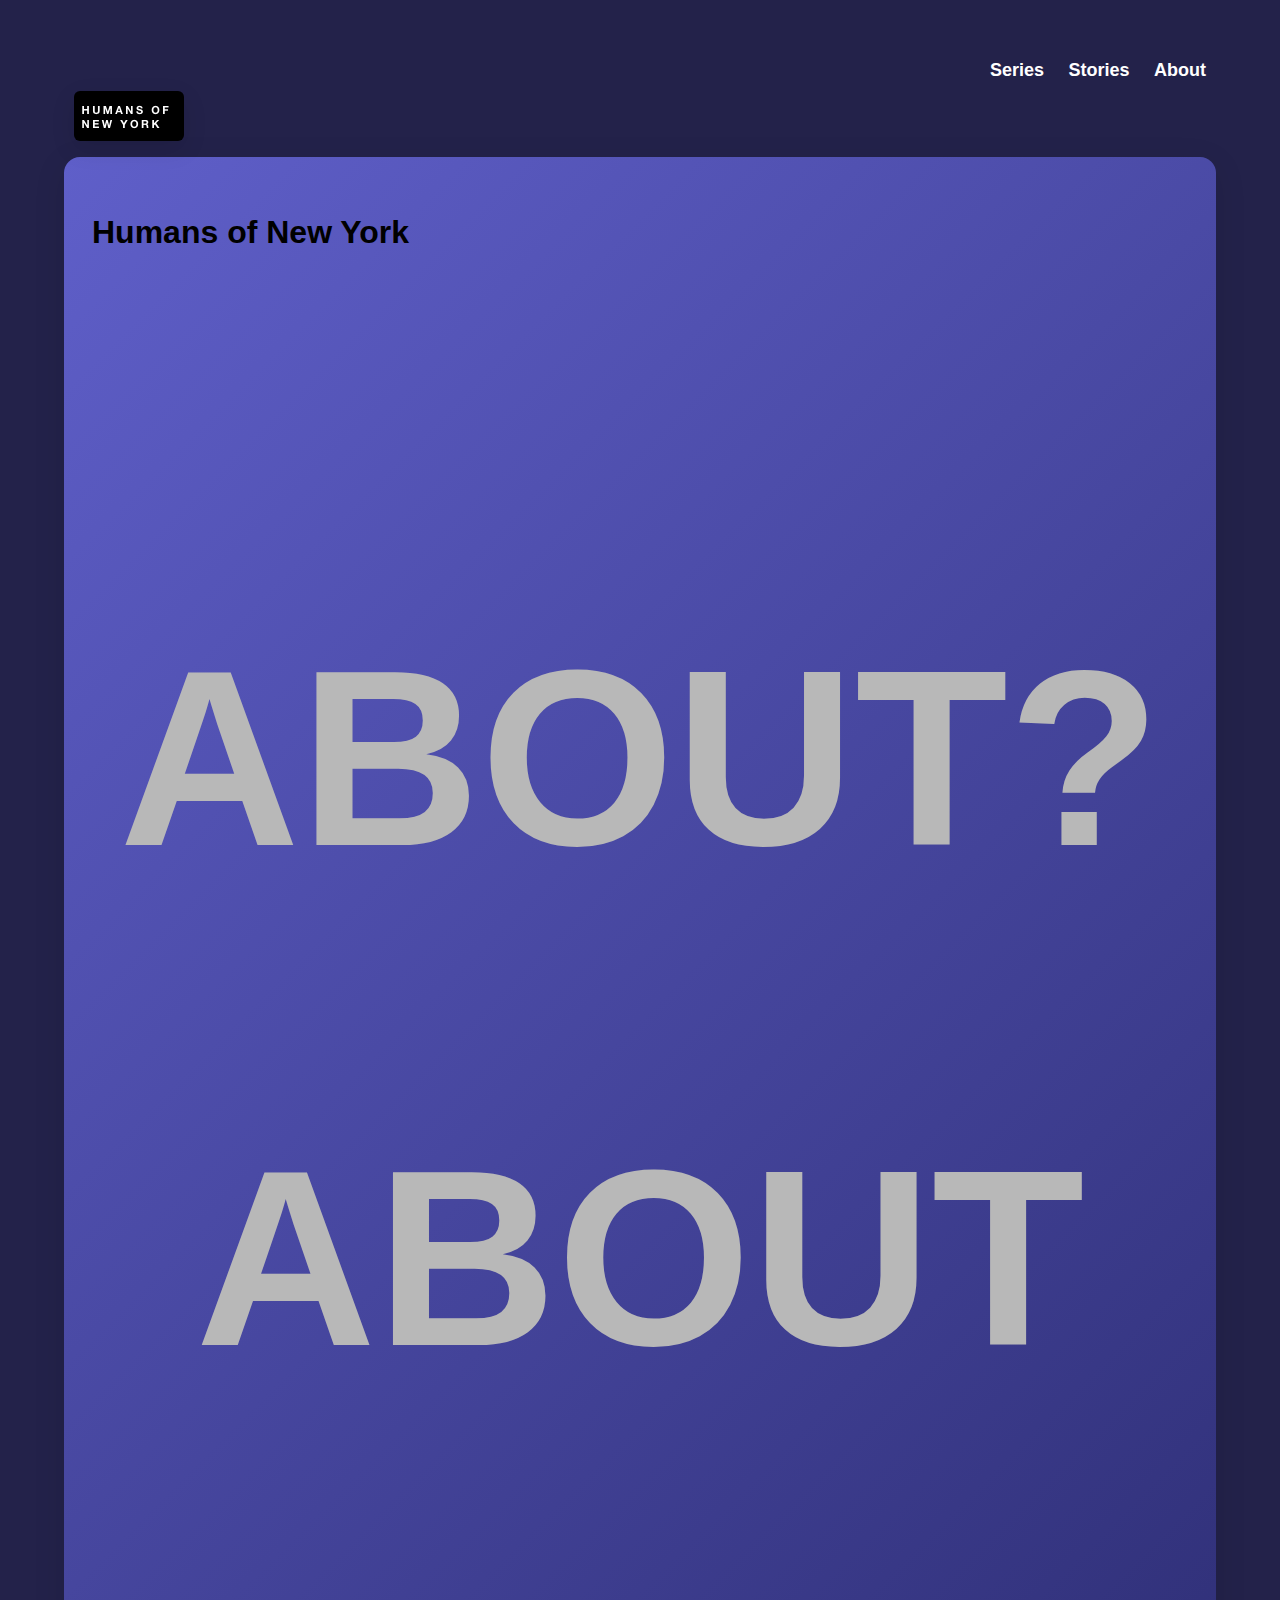
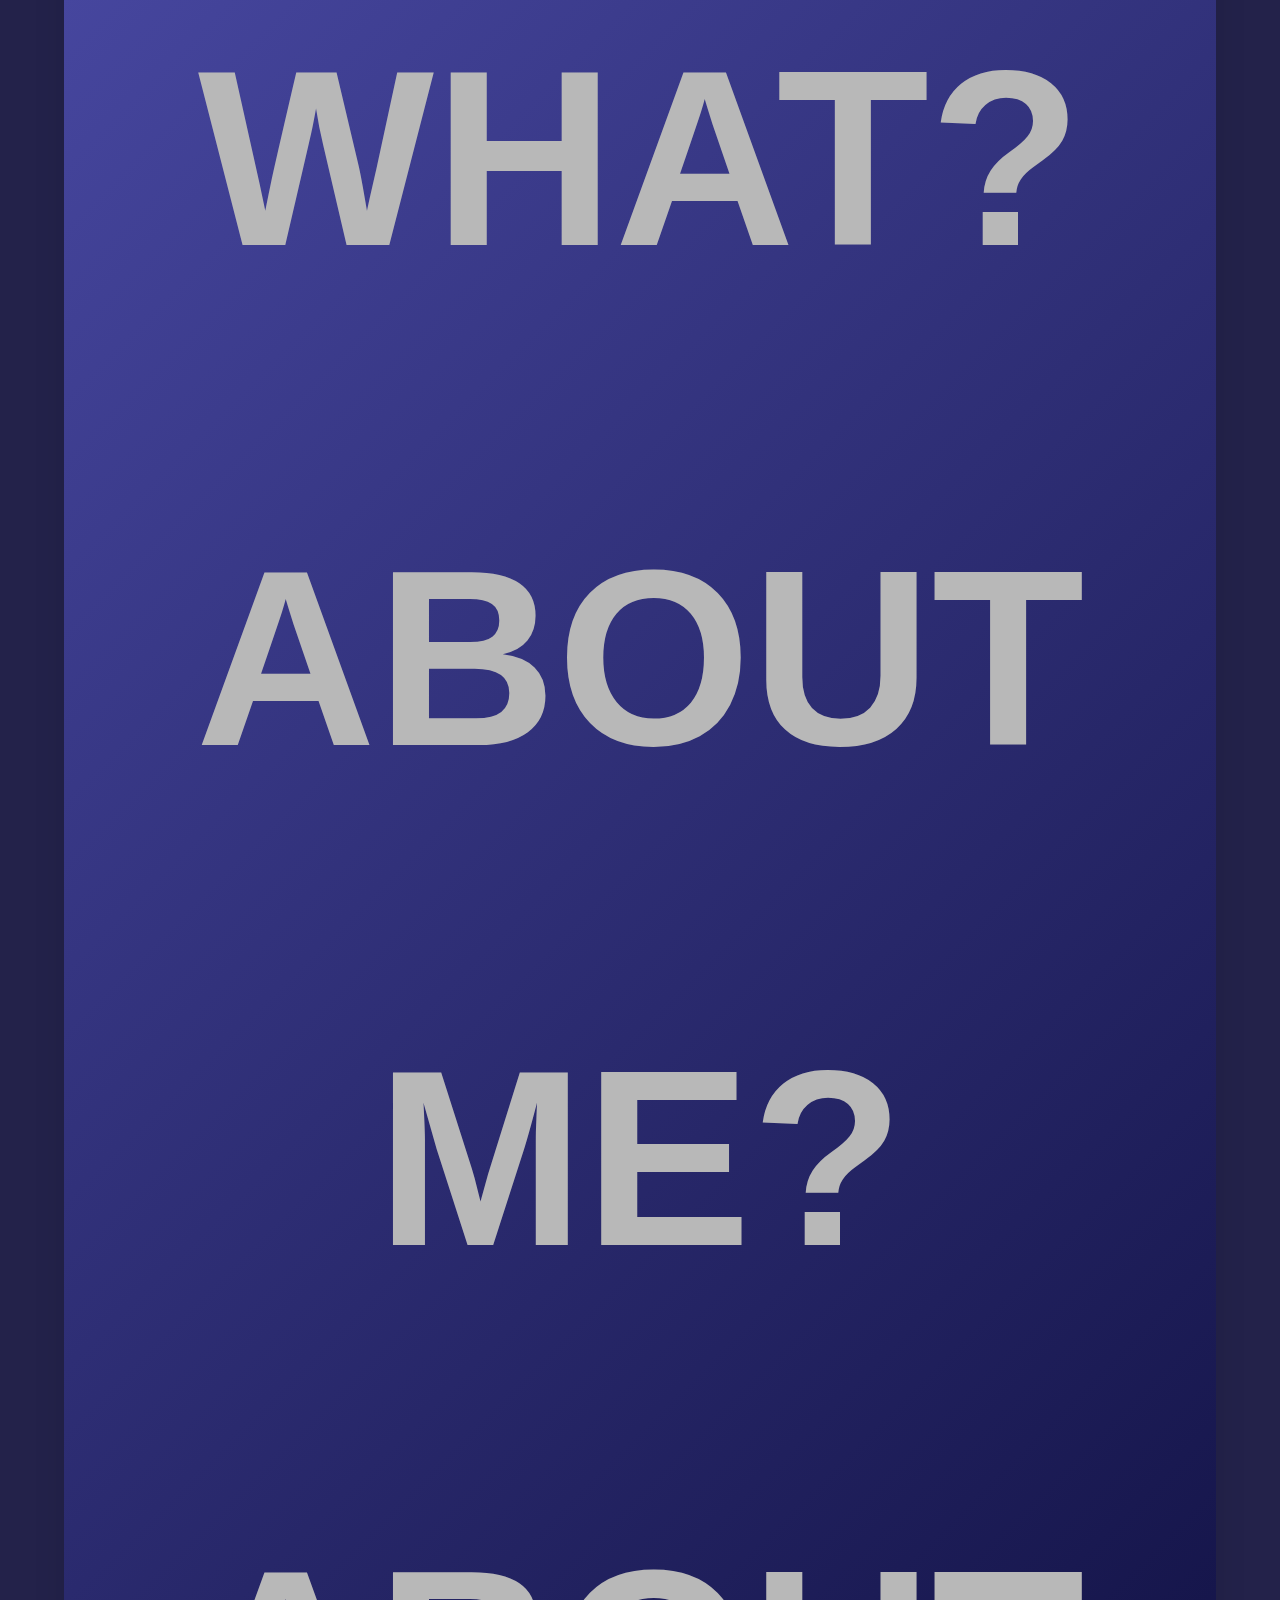
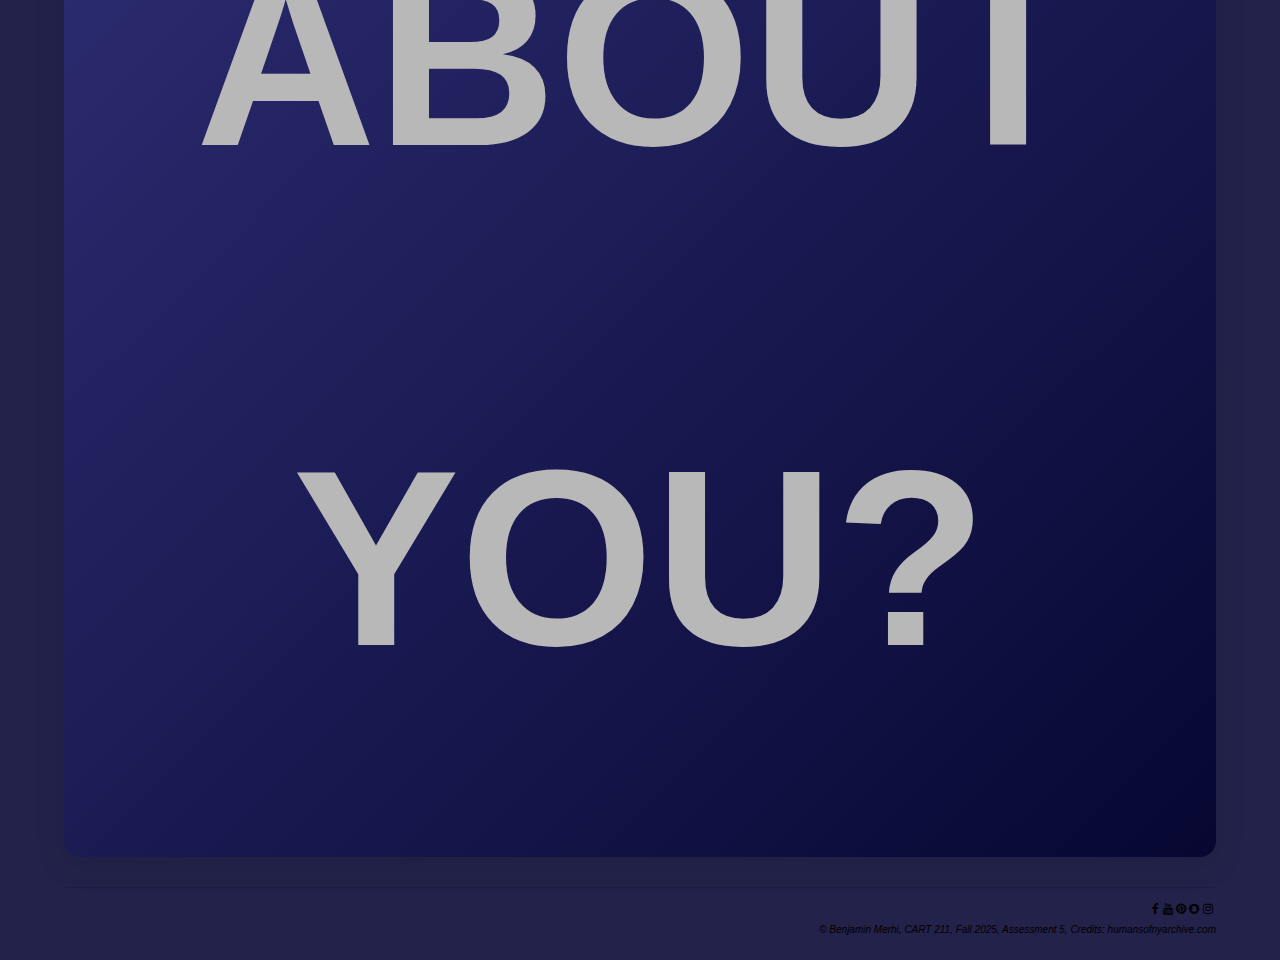
<file: Assessement_5/about.html>
<!DOCTYPE html>
<html lang="en">

<head>
    <meta charset="UTF-8">
    <meta name="viewport" content="width=device-width, initial-scale=1.0">

    <!--Meta Description for SEO-->
    <meta name="description" content="Humans of New York Exercise">

    <!--Open Graph for Social Sharing-->
    <meta property="og:title" content="Humans of New York Exercise">
    <meta property="og:description" content="Humans of New York Exercise">
    <meta name="author" content="Ben Merhi">
    <meta name="copyright" content="Ben Merhi, Student Project, 2025">


    <title>Humans of New York</title>

    <!--External Stylesheet-->
    <link rel="Stylesheet" href="default.css">

    <!--Link to the social media icons-->
    <link rel="stylesheet" href="https://cdnjs.cloudflare.com/ajax/libs/font-awesome/4.7.0/css/font-awesome.min.css">
</head>

<body>

    <!--Main Wrapper-->
    <div id="wrapper">
        <header>

            <!--Navigation-->
            <nav>

                <div class="logo">

                    <a href="#">
                        <img src="assets/logo.png" alt="Logo" width="110px" height="50px">
                    </a>

                </div>


                <div class="menu1">

                    <a href="index.html">Series</a>
                    <a href="stories.html">Stories</a>
                    <a href="about.html">About</a>

                </div>

            </nav>


        </header>

        <!--Main Content-->
        <section>
            <main>
                <article>
                    <h1>Humans of New York</h1>

                    <div class="abouttext">
                        <p>
                            ABOUT? ABOUT WHAT? ABOUT ME? ABOUT YOU?
                        </p>
                    </div>


            </main>

            </article>

        </section>

        <!--Footer-->

        <footer>
            <div class="social">

                <!--Social Media Icons-->
                <div class="icons-wrapper">

                    <a href="#" class="fa fa-facebook"></a>
                    <a href="#" class="fa fa-youtube"></a>
                    <a href="#" class="fa fa-pinterest"></a>
                    <a href="#" class="fa fa-snapchat"></a>
                    <a href="#" class="fa fa-instagram"></a>
                    <a href="#" class="fa fa-"></a>

                </div>


            </div>

            <small><em>© Benjamin Merhi, CART 211, Fall 2025, Assessment 5, Credits: humansofnyarchive.com</em></small>
        </footer>

    </div>

</body>

</html>
</file>
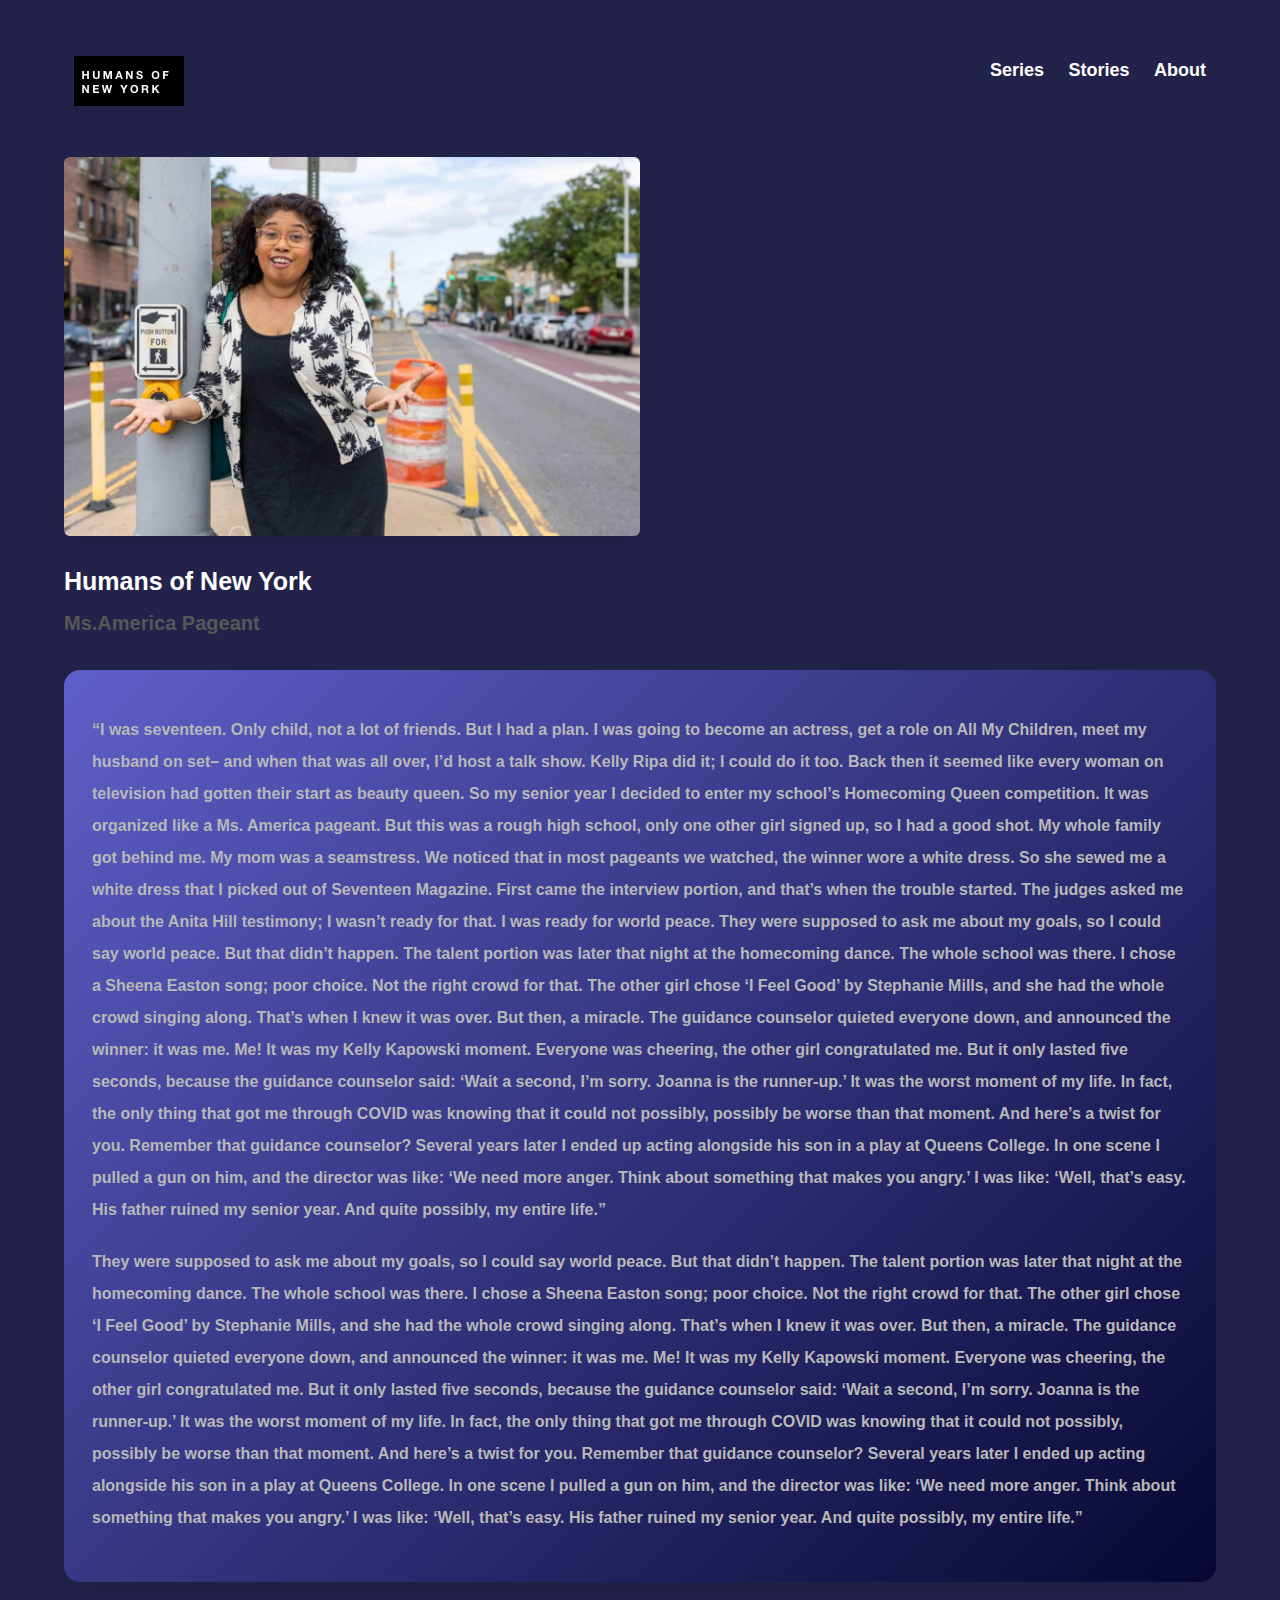
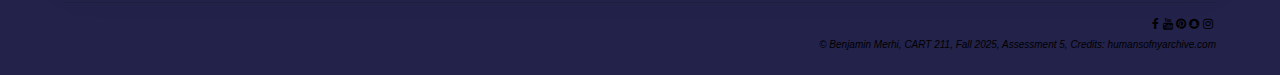
<file: Assessement_5/stories.html>
<!DOCTYPE html>
<html lang="en">

<head>
    <meta charset="UTF-8">
    <meta name="viewport" content="width=device-width, initial-scale=1.0">

    <!--Meta Description for SEO-->
    <meta name="description" content="Humans of New York Exercise">

    <!--Open Graph for Social Sharing-->
    <meta property="og:title" content="Humans of New York">
    <meta property="og:description" content="Humans of New York Exercise">
    <meta name="author" content="Ben Merhi">
    <meta name="copyright" content="Ben Merhi, Student Project, 2025">
    <title>Humans of New York</title>

    <!--External Stylesheet-->
    <link rel="Stylesheet" href="default.css">

    <link rel="stylesheet" href="https://cdnjs.cloudflare.com/ajax/libs/font-awesome/4.7.0/css/font-awesome.min.css">

</head>

<body>

    <!--Main Wrapper-->
    <div id="wrapper">
        <!--Navigation-->
        <nav>

            <div class="logo">

                <a href="#">
                    <img src="assets/logo.png" alt="Logo" width="110px" height="50px">
                </a>

            </div>




            <div class="menu1">

                <button class="close-menu">&times;</button>

                <a href="index.html" class="menuI">Series</a>
                <a href="stories.html" class="menuI">Stories</a>
                <a href="about.html" class="menuI_active">About</a>

            </div>


            <!--Mobile-->
            <div class="hamburger-menu">

                <button>

                    <span class="fa fa-bars"></span>

                </button>

            </div>

        </nav>


        <header>
            <img style="width: 50%; height: 75%;" src="assets/america_pageant.jpg" alt="Ms.America Pageant">
            <h1 style="text-align: left;">Humans of New York</h1>
            <h2 style="text-align: left;">Ms.America Pageant</h2>
        </header>

        <!--Main Content-->
        <main>
            <article>
                <div class="pageantext">
                    <p>
                        “I was seventeen. Only child, not a lot of friends. But I had a plan. I was going to become an
                        actress, get a role on
                        All My Children, meet my husband on set– and when that was all over, I’d host a talk show. Kelly
                        Ripa did it; I could do
                        it too. Back then it seemed like every woman on television had gotten their start as beauty
                        queen.
                        So my senior year I
                        decided to enter my school’s Homecoming Queen competition. It was organized like a Ms. America
                        pageant. But this was a
                        rough high school, only one other girl signed up, so I had a good shot. My whole family got
                        behind
                        me. My mom was a
                        seamstress. We noticed that in most pageants we watched, the winner wore a white dress. So she
                        sewed
                        me a white dress
                        that I picked out of Seventeen Magazine. First came the interview portion, and that’s when the
                        trouble started. The
                        judges asked me about the Anita Hill testimony; I wasn’t ready for that. I was ready for world
                        peace. They were supposed
                        to ask me about my goals, so I could say world peace. But that didn’t happen. The talent portion
                        was
                        later that night at
                        the homecoming dance. The whole school was there. I chose a Sheena Easton song; poor choice. Not
                        the
                        right crowd for
                        that. The other girl chose ‘I Feel Good’ by Stephanie Mills, and she had the whole crowd singing
                        along. That’s when I
                        knew it was over. But then, a miracle. The guidance counselor quieted everyone down, and
                        announced
                        the winner: it was
                        me. Me! It was my Kelly Kapowski moment. Everyone was cheering, the other girl congratulated me.
                        But
                        it only lasted five
                        seconds, because the guidance counselor said: ‘Wait a second, I’m sorry. Joanna is the
                        runner-up.’
                        It was the worst
                        moment of my life. In fact, the only thing that got me through COVID was knowing that it could
                        not
                        possibly, possibly be
                        worse than that moment. And here’s a twist for you. Remember that guidance counselor? Several
                        years
                        later I ended up
                        acting alongside his son in a play at Queens College. In one scene I pulled a gun on him, and
                        the
                        director was like: ‘We
                        need more anger. Think about something that makes you angry.’ I was like: ‘Well, that’s easy.
                        His
                        father ruined my
                        senior year. And quite possibly, my entire life.”

                    </p>

                    <p>
                        They were supposed
                        to ask me about my goals, so I could say world peace. But that didn’t happen. The talent portion
                        was
                        later that night at
                        the homecoming dance. The whole school was there. I chose a Sheena Easton song; poor choice. Not
                        the
                        right crowd for
                        that. The other girl chose ‘I Feel Good’ by Stephanie Mills, and she had the whole crowd singing
                        along. That’s when I
                        knew it was over. But then, a miracle. The guidance counselor quieted everyone down, and
                        announced
                        the winner: it was
                        me. Me! It was my Kelly Kapowski moment. Everyone was cheering, the other girl congratulated me.
                        But
                        it only lasted five
                        seconds, because the guidance counselor said: ‘Wait a second, I’m sorry. Joanna is the
                        runner-up.’
                        It was the worst
                        moment of my life. In fact, the only thing that got me through COVID was knowing that it could
                        not
                        possibly, possibly be
                        worse than that moment. And here’s a twist for you. Remember that guidance counselor? Several
                        years
                        later I ended up
                        acting alongside his son in a play at Queens College. In one scene I pulled a gun on him, and
                        the
                        director was like: ‘We
                        need more anger. Think about something that makes you angry.’ I was like: ‘Well, that’s easy.
                        His
                        father ruined my
                        senior year. And quite possibly, my entire life.”
                    </p>
                </div>

            </article>

            <footer>
                <div class="social">

                    <!--Social Media Icons-->
                    <div class="icons-wrapper">

                        <a href="#" class="fa fa-facebook"></a>
                        <a href="#" class="fa fa-youtube"></a>
                        <a href="#" class="fa fa-pinterest"></a>
                        <a href="#" class="fa fa-snapchat"></a>
                        <a href="#" class="fa fa-instagram"></a>
                        <a href="#" class="fa fa-"></a>

                    </div>


                </div>

                <small><em>© Benjamin Merhi, CART 211, Fall 2025, Assessment 5, Credits:
                        humansofnyarchive.com</em></small>
            </footer>

    </div>
    <script>
        document.addEventListener('DOMContentLoaded', () => {
            const hamburgerButton = document.querySelector('.hamburger-menu button');
            const closeButton = document.querySelector('.close-menu');
            const menu1 = document.querySelector('.menu1');

            // Gestion de l'ouverture du menu
            hamburgerButton.addEventListener('click', () => {
                menu1.classList.add('menu-deployed');
            });

            // Gestion de la fermeture du menu
            closeButton.addEventListener('click', () => {
                menu1.classList.remove('menu-deployed');
            });
        });

    </script>


</body>

</html>
</file>
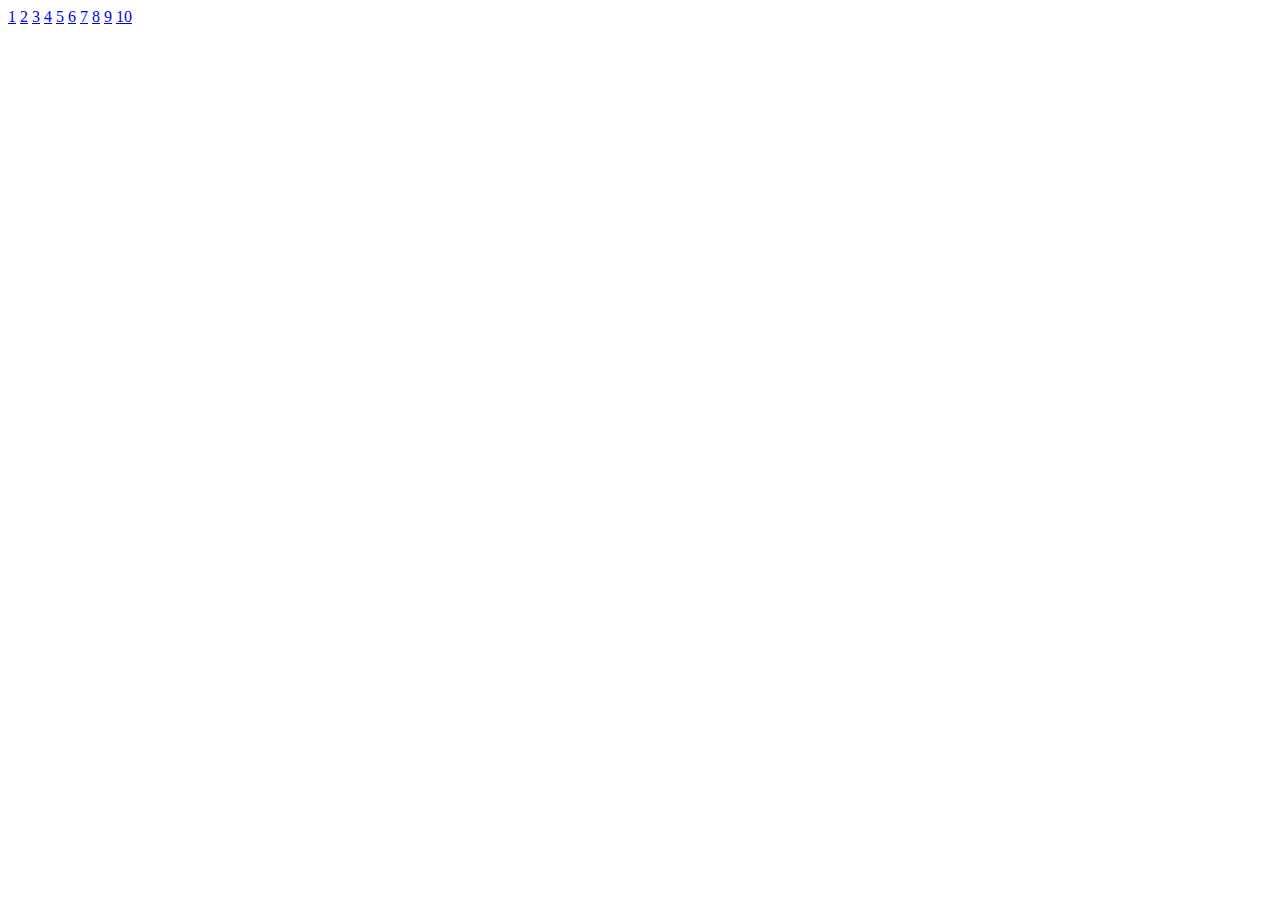
<file: Final/10.html>
<!DOCTYPE html>
<html lang="en">

<head>
    <meta charset="UTF-8">
    <meta name="viewport" content="width=device-width, initial-scale=1.0">

    <meta name="project pitch" content="Project Pitch: Surveillance Capitalism">
    <meta name="author" content="Benjamin Merhi">
    <meta name="copyright" contetn="Benjamin Merhi, Student Project, 2025">

    <title>Surveillance Capitalism</title>

</head>

<body>

    <div id="wrapper">
        <header>

            <nav>

                <div class="menu">
                    <a href="index.html">1</a>
                    <a href="2.html">2</a>
                    <a href="3.html">3</a>
                    <a href="4.html">4</a>
                    <a href="5.html">5</a>
                    <a href="6.html">6</a>
                    <a href="7.html">7</a>
                    <a href="8.html">8</a>
                    <a href="9.html">9</a>
                    <a href="10.html">10</a>
                </div>

            </nav>

        </header>

        <section>

            <main>

                <article>

                    <p>




                    </p>

                </article>

            </main>

        </section>

    </div>
</body>

</html>
</file>
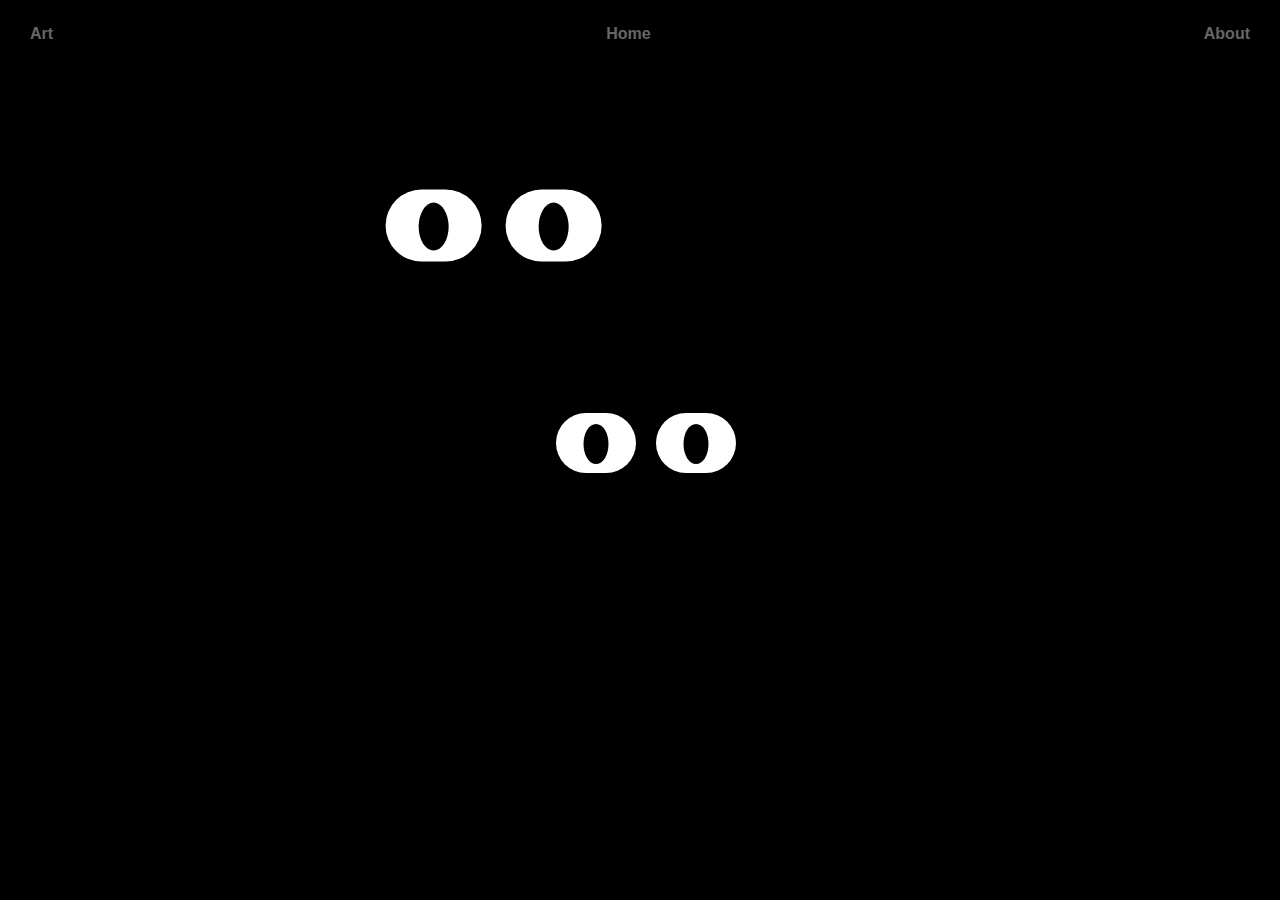
<file: Final/3.html>
<!DOCTYPE html>
<html lang="en">

<head>
    <meta charset="UTF-8">
    <meta name="viewport" content="width=device-width, initial-scale=1.0">

    <meta name="project pitch" content="Project Pitch: Surveillance Capitalism">
    <meta name="author" content="Benjamin Merhi">
    <meta name="copyright" contetn="Benjamin Merhi, Student Project, 2025">

    <title>Surveillance Capitalism</title>

    <link rel="Stylesheet" href="3.css">



</head>

<body>


    <div id="wrapper">

        <div class="container">

            <div class="face">

                <div class="eyes">

                    <div class="pupils" id="pupils"></div>
                </div>

            </div>
        </div>

        <div class="container1">

            <div class="face1">

                <div class="eyes1">

                    <div class="pupils1" id="pupils1"></div>
                </div>

            </div>
        </div>

        <header>

            <nav class="navigation">

                <ul class="nav-list">


                    <li class="dropdown">

                        <a href="#" class="drop">Art</a>

                        <ul class="dropdown-content">

                            <li><a href="3.html">3</a></li>
                            <li><a href="4.html">4</a></li>
                            <li><a href="5.html">5</a></li>
                            <li><a href="6.html">6</a></li>
                            <li><a href="7.html">7</a></li>
                            <li><a href="8.html">8</a></li>
                            <li><a href="9.html">9</a></li>
                            <li><a href="10.html">10</a></li>

                        </ul>

                    </li>

                    <li><a href="index.html">Home</a></li>

                    <li><a href="about.html">About</a></li>

                </ul>

            </nav>

        </header>

        <section>

            <main>

                <article>

                    <p>




                    </p>

                </article>

            </main>

        </section>

    </div>

    <div class="blob-cursors"></div>

    <script src="3.js"></script>

</body>

</html>
</file>
<file: Assessement_3/default.css>
body {

    font-family: Arial, Helvetica, sans-serif;
    padding: 0;
    margin: 0;
    background-color: rgb(244, 223, 196);
    line-height: 1.65;
}

#wrapper {

    margin-top: 0px;
    float: right;
    width: 60%;
    margin-right: 50px;
}

header h1 {

    text-align: right;
    font-size: 25px;
    margin-bottom: 5px;
}

header h2 {

    margin-top: 0px;
    margin-bottom: 30px;
    text-align: right;
    font-size: 20px;
    color: rgb(74, 64, 49);
}

header h3 {

    margin-top: 0px;
    margin-bottom: 10px;
    text-align: left;
    font-size: 20px;
    color: rgb(74, 64, 49);
}

header img {

    margin-top: 50px;
    width: 100%;
    border-radius: 12px;
    box-shadow: 0 8px 24px rgba(0, 0, 0, .10);
}


nav {

    float: left;
    width: 30%;
    margin-left: 50px;
    margin-top: 50px;
    line-height: 30px;
    position: fixed;
    z-index: 10;
}

nav a {

    display: inline-block;
    text-decoration: none;
    color: black;
    font-size: 18px;
    font-weight: bold;
    padding: 6px 10px;
    border-radius: 20px;

}

nav a:hover {

    color: gray;
    font-size: larger;
    transform: scale(1.1) translateX(8px);
    transition: transform 0.2s, color 0.2s, font-size 0.2s, box-shadow 0.2s;
    box-shadow: 0 4px 12px rgba(0, 0, 0, .10);
}

section {

    margin-bottom: 30px;
    text-align: justify;
}

article {
    background: #ecd2c2;
    padding: 24px;
    border-radius: 12px;
    box-shadow: 0 8px 24px rgba(0, 0, 0, .10);
}

article p:last-child {

    margin-bottom: 80px;
}

article h3 {

    margin-bottom: 10px;
    color: rgb(74, 64, 49);
}

footer {

    text-align: right;
    font-size: 12px;
    font-weight: lighter;
    font-style: italic;
    color: rgb(0, 0, 0);
    margin-top: 20px;
    margin-bottom: 20px;
    min-height: 30px;
    border-top: 1px solid rgba(0, 0, 0, 0.1);
    padding-top: 12px;
}

footer a {

    text-decoration: none;
    color: black;
}

.books {


    display: grid;
    grid-template-columns: repeat(auto-fit, minmax(170px, 1fr));
    gap: 20px;
    max-width: 100%;

}

.books img {

    display: block;
    width: 100%;
    height: auto;
    border: 1px solid black;
    border-radius: 12px;
}

.books>div {

    text-align: center;
    padding: 10px;
}

.books figure {

    margin: 0;
    border-radius: 12px;
    box-shadow: 0 8px 12px rgba(0, 0, 0, .10);
    background: #ecd2c2;
    padding: 10px;
}

article figure figcaption {

    margin-top: 5px;
    font-size: 12px;
    color: rgb(0, 0, 0);
}

table img {

    max-width: 100%;
    max-height: 100%;
    border: 1px solid black;
}

p {
    margin-bottom: 20px;
}

html {
    scroll-behavior: smooth;
}

@media (max-width: 480px) {

    nav {
        margin: 0 auto;
        margin-bottom: 50 px;
        width: 100%;
        box-sizing: border-box;
        padding: 10px 0;
        line-height: 30px;
        display: flex;
        justify-content: space-around;
        align-items: center;
        flex-wrap: wrap;
        border-radius: 40px solid #000;
        background: #c1ac9f;
        z-index: 1000;
        color: white;
        position: sticky;
        top: 0;
    }

    nav a {
        color: rgb(74, 64, 49);
    }

    h1 {
        margin-top: 50px;
    }

    #wrapper {
        margin-top: 50px;
        position: relative;
        width: 90%;
        margin: 0 auto;
        float: none;
    }

    footer {
        margin-top: 40px;
        font-size: 12px;
    }

    .books {
        grid-template-columns: auto auto;
        gap: 16px;
    }

}
</file>
<file: Assessement_5/default.css>
body {

    font-family: Arial, Helvetica, sans-serif;
    padding: 0;
    margin: 0;
    background-color: rgb(35, 34, 74);
    line-height: 1.65;

}

#wrapper {

    margin-top: 10px;
    width: 90%;
    margin-right: auto;
    margin-left: auto;
}

header h1 {

    text-align: right;
    font-size: 25px;
    margin-bottom: 5px;
    color: #ffffff;
}

header h2 {

    margin-top: 0px;
    margin-bottom: 30px;
    text-align: right;
    font-size: 20px;
    color: rgb(87, 87, 87);
}

header img {

    margin-top: 35px;
    width: 100%;
    border-radius: 6px;
    box-shadow: 0 8px 24px rgba(0, 0, 0, .10);
}


nav {

    margin-top: 50px;
    display: flex;
    justify-content: space-between;
    z-index: 10;
    gap: 20px;
    grid-template-columns: 60% 1fr;

}


.menu1 {

    display: flex;
    justify-content: space-around;
    align-items: center;
}

.menu1 {

    display: block;
    justify-content: space-around;
}

.menu1 a:hover {
    color: gray;
    font-size: larger;
    transform: scale(1.1) translateX(8px);
    transform: translateY(-1px);
    transition: transform 0.2s, color 0.2s, font-size 0.2s, box-shadow 0.2s;
    box-shadow: 0 8px 16px rgba(0, 0, 0, .10);
}

p {

    font-weight: bold;
    line-height: 2;
    color: #b8b8b8;
}

.logo {

    text-align: left;
}

.logo img {

    width: 110px;
}

nav a {

    display: inline-block;
    text-decoration: none;
    color: rgb(255, 255, 255);
    font-size: 18px;
    font-weight: bold;
    padding: 6px 10px;
    border-radius: 20px;
}

section {

    margin-bottom: 30px;
    text-align: justify;
}

article {
    /* background: #c6c6c6; */

    background: linear-gradient(135deg, #5f5fc9 0%, #070732 100%);
    padding: 28px;
    border-radius: 16px;
    box-shadow: 0 8px 32px rgba(0, 0, 0, .10);
}




footer {

    text-align: right;
    font-size: 12px;
    font-weight: lighter;
    font-style: italic;
    color: rgb(0, 0, 0);
    margin-top: 20px;
    margin-bottom: 20px;
    min-height: 30px;
    border-top: 1px solid rgba(0, 0, 0, 0.1);
    padding-top: 12px;

}

footer a {

    text-decoration: none;
    color: black;
}

.photos {


    display: grid;
    grid-template-columns: repeat(12, 1fr);
    gap: 10px;
    margin: 0;
    padding: 0;
}


.photos figure {

    margin: 0;
    padding: 10px;
    position: relative;
    box-sizing: border-box;
    display: inline-block;
    cursor: pointer;
    border-radius: 14px;
    overflow: hidden;
}

.photos figure:hover .hover-text {

    display: block;
    opacity: 1;

}

.photos figure:hover img {

    transform: scale(1.05);
    opacity: 0.9;
}

.im:hover {

    filter: blur(2px);
    opacity: 0.9;
    transform: scale(1.05);
    transition: all 0.3s ease-in-out;
}

.hover-text {

    opacity: 0;
    position: absolute;
    bottom: 30px;
    left: 10px;
    background-color: rgba(0, 0, 0, .40);
    padding: 8px;
    border-radius: 10px;
    color: white;
    transition: opacity 0.3s ease;
}

.photos img {

    width: 100%;
    transition: transform 0.3s ease, opacity 0.3s ease;
    object-fit: cover;
}

.photos figcaption {

    text-align: center;
    font-size: 12px;
    text-decoration: solid;
    font-weight: bold;
}

.im {

    width: 100%;
    height: auto;
    aspect-ratio: auto;
    object-fit: cover;
    box-sizing: border-box;
    display: block;
    border-radius: 6px;
    box-shadow: 0 8px 24px rgba(0, 0, 0, .10);

}

.im1 {

    grid-column-start: 1;
    grid-column-end: 4;
    grid-row-start: 1;
    grid-row-end: 3;
}

.im2 {

    grid-column: 4 / 7;
    grid-row: 1 / 3;
}

.im3 {

    grid-column: 7 / 13;
    grid-row: 1 / 6;
}

.im4 {

    grid-column-start: 1;
    grid-column-end: 4;
    grid-row: 3 / 6;
}

.im5 {

    grid-column: 4 / 7;
    grid-row: 3 / 6;
}

.im6 {

    grid-column: 1 / 7;
    grid-row: 6 / 9;
}

.im7 {

    grid-column: 7 / 10;
    grid-row: 6 / 8;
}

.im8 {

    grid-column: 10 / 13;
    grid-row: 6 / 8;
}

.im9 {

    grid-column: 7 / 13;
    grid-row: 8 / 11;
}

.im10 {

    grid-column: 1 / 7;
    grid-row: 11 / 13;
}

.im11 {

    grid-column: 1 / 4;
    grid-row: 9 / 11;
}

.im12 {

    grid-column: 4 / 7;
    grid-row: 9 / 11;

}


.abouttext {

    margin-top: 20px;
    text-align: center;
    font-size: 250px;
    font-weight: bold;


}

.hamburger-menu {

    display: none;
    align-items: center;
    justify-content: center;
}

.hamburger-menu button {

    background: none;
    border: none;
    font-size: 2em;
    color: gray;
}

.hamburger-menu button .fa-bars {

    cursor: pointer;
}

.close-menu {

    display: none;
}


article figure figcaption {

    margin-top: 5px;
    font-size: 12px;
    color: rgb(0, 0, 0);
}



p {
    margin-bottom: 20px;
}

html {
    scroll-behavior: smooth;
}



@media (max-width: 1024px) {

    nav {
        margin: 0 auto;
        margin-bottom: 50px;
        width: 100%;
        box-sizing: border-box;
        padding: 10px 20px;
        line-height: 30px;
        position: relative;
        display: flex;
        justify-content: space-around;
        align-items: center;
        flex-wrap: wrap;
        border-radius: 40px solid #000;
        background: none;
        border-bottom: 4px solid #000;
        z-index: 1000;
        color: rgb(255, 255, 255);
        top: 0;
    }


    nav a {
        color: rgb(0, 0, 0);
    }

    h1 {
        margin-top: 50px;
    }

    #wrapper {
        margin-top: 50px;
        position: relative;
        width: 90%;
        margin: 0 auto;
        float: none;
    }

    footer {
        margin-top: 40px;
        font-size: 12px;
    }

    .photos {

        display: grid;
        grid-template-columns: repeat(2, 1fr);
        gap: 12px;
        grid-auto-flow: dense;
    }

    .photos [class^="im"] {

        grid-column: auto !important;
        grid-row: auto !important;
        width: 100%;
        height: auto;
        object-fit: cover;
    }

    .photos img {

        object-fit: cover;
        width: 100%;
        height: 100%;
    }

    .button {
        border-width: 0px;
        background-color: white;
    }

    .hamburger-menu {

        display: flex;
        align-items: center;
    }

    .menu1 {

        display: none;
        position: fixed;
        top: 0;
        left: 0;
        width: 100%;
        height: 100%;
        background: white;
        flex-direction: column;
        justify-content: center;
        align-items: center;
        z-index: 1000;
    }

    .menu1 a {

        padding: 20px;
    }

    .menu1 a,
    .menu1 a:hover {
        text-decoration: none;
        color: gray;
        background-color: transparent;
    }

    .close-menu {
        display: block;
        position: absolute;
        top: 20px;
        right: 20px;
        font-size: 2em;
        color: gray;
    }

    .menu-deployed {
        display: flex;
        flex-direction: column;
        justify-content: center;
        align-items: center;
        width: 100%;
        height: 100vh;
        position: fixed;
        top: 0;
        left: 0;
        background-color: white;
        z-index: 1000;
        padding-top: 50px;
    }

    .left_stories {
        grid-column: 1 / 3;
        margin: 0;
        padding: 0;
    }

    .stories {
        grid-column: 1 / 3;
        margin: 0;
        padding: 0;
        font-size: 1.2em;
        line-height: 1.5em;
    }

    .photos {
        grid-template-columns: auto auto;
        gap: 16px;
    }

}
</file>
<file: Final/default.css>
html,
body {

    height: 100%;
    margin: 0;
    padding: px;
}

body {

    font-family: Arial, Helvetica, sans-serif;
    /*background: linear-gradient(to bottom, rgb(153, 151, 151), rgb(55, 54, 54));*/

}



.navbar {

    background-color: #fff;
    border-bottom: 1px solid #ccc;

    position: relative;
    z-index: 1;
}

.nav-list {

    list-style: none;
    margin: 0;
    padding: 10px;

    display: flex;
    justify-content: space-between;

    align-items: center;
    position: relative;
    z-index: 10;
}

.nav-list>li {

    position: relative;
}

.nav-list a {

    display: block;
    padding: 15px 20px;
    text-decoration: none;
    color: #686666;
    font-size: 16px;
    font-weight: bold;
}


.nav-list a:hover {

    background-color: rgba(101, 99, 99, 0.4);
    border-radius: 8px;
}



.dropdown-content {
    display: none;

    position: absolute;
    top: 100%;

    left: 0;
    background-color: rgba(255, 255, 255, 0.4);
    min-width: 100px;
    border-radius: 8px;
    box-shadow: 0 4px 14px rgba(0, 0, 0, 0.1);
    z-index: 1000;
    backdrop-filter: blur(10px);
    -webkit-backdrop-filter: blur(8px);
    list-style: none;
    overflow: hidden;
    padding: 0;
}

.dropdown-content li a {
    padding: 12px 16px;
}

.dropdown-content a {
    display: block;
    width: 100%;
    text-decoration: none;
}

.dropdown:hover .dropdown-content {
    display: block;
}


.dropdown-content a:hover {
    background-color: #9b9a9a;
}



.aurora-container {

    position: relative;
    min-height: 100vh;
    overflow: hidden;
    background: #020617;

    color: white;
}


.aurora-container::before {

    content: "";
    position: absolute;
    inset: -20%;


    background:
        radial-gradient(circle at 0% 0%, rgba(96, 165, 250, 0.6), transparent 55%),
        radial-gradient(circle at 100% 0%, rgba(244, 114, 182, 0.6), transparent 55%),
        radial-gradient(circle at 0% 100%, rgba(52, 211, 153, 0.6), transparent 55%),
        radial-gradient(circle at 100% 100%, rgba(129, 140, 248, 0.6), transparent 55%);

    filter: blur(80px);
    opacity: 0.8;
    animation: auroraMove 24s linear infinite;
    pointer-events: none;

}


@keyframes auroraMove {

    0% {
        transform: translate3d(0, 0, 0) scale(1);
    }

    50% {
        transform: translate3d(-10%, -5%, 0) scale(1.1);
    }

    100% {
        transform: translate3d(0, 0, 0) scale(1);
    }
}


main {

    position: relative;
    z-index: 1;
    padding: 40px 20px;
}
</file>
<file: Final/3.css>
html,
body {

    height: 100%;
    margin: 0;
    padding: px;
}

body {

    font-family: Arial, Helvetica, sans-serif;
    /*background: linear-gradient(to bottom, rgb(153, 151, 151), rgb(55, 54, 54));*/

}



.navbar {

    background-color: #fff;
    border-bottom: 1px solid #ccc;

    position: relative;
    z-index: 1;
}

.nav-list {

    list-style: none;
    margin: 0;
    padding: 10px;

    display: flex;
    justify-content: space-between;

    align-items: center;
    position: relative;
    z-index: 10;
}

.nav-list>li {

    position: relative;
}

.nav-list a {

    display: block;
    padding: 15px 20px;
    text-decoration: none;
    color: #686666;
    font-size: 16px;
    font-weight: bold;
}


.nav-list a:hover {

    background-color: rgba(101, 99, 99, 0.4);
    border-radius: 8px;
}



.dropdown-content {
    display: none;

    position: absolute;
    top: 100%;

    left: 0;
    background-color: rgba(255, 255, 255, 0.4);
    min-width: 100px;
    border-radius: 8px;
    box-shadow: 0 4px 14px rgba(0, 0, 0, 0.1);
    z-index: 1000;
    backdrop-filter: blur(10px);
    -webkit-backdrop-filter: blur(8px);
    list-style: none;
    overflow: hidden;
    padding: 0;
}

.dropdown-content li a {
    padding: 12px 16px;
}

.dropdown-content a {
    display: block;
    width: 100%;
    text-decoration: none;
    color: black;
}

.dropdown:hover .dropdown-content {
    display: block;
}


.dropdown-content a:hover {
    background-color: #9b9a9a;
}






* {

    padding: 0;
    margin: 0;
    box-sizing: border-box;
}

body {
    background-color: #000000;
    font-family: Arial, Helvetica, sans-serif;
}

.container {
    display: flex;
    align-items: center;
    justify-content: center;
    height: 30.25em;
    width: 30.25em;
    position: absolute;
    transform: translate(-50%, -50%);
    left: 50%;
    top: 50%;
}



.face {
    align-items: center;


    height: 7.5em;
    width: 15em;
    bottom: 8.18em;
    left: -3.62em;
    border-radius: 3.75em;

    &:before {
        position: absolute;
        content: "";
        height: 3.75em;
        width: 5em;
        background-color: white;
        border-radius: 1.87em;
        left: 1.87em;
        top: 1.56em;
        box-shadow: 6.25em 0 white;
    }
}

.eyes {
    display: flex;
    height: 50px;
}

.pupils {

    position: absolute;
    top: 3.48em;
    left: 4.36em;
    transform: translate(-50%, -50%);
    height: 2.5em;
    width: 1.56em;
    border-radius: 0.93em;
    box-shadow: 6.25em 0 #000;
    background-color: #000;
    border-radius: 50%;
}

.container1 {
    display: flex;
    align-items: center;
    justify-content: center;
    height: 30.25em;
    width: 30.25em;
    position: absolute;
    transform: translate(-50%, -50%);
    left: 60%;
    top: 70%;
}



.face1 {
    align-items: center;


    height: 7.5em;
    width: 15em;
    bottom: 8.18em;
    left: -3.62em;
    border-radius: 3.75em;

    &:before {
        position: absolute;
        content: "";
        height: 3.75em;
        width: 5em;
        background-color: white;
        border-radius: 1.87em;
        left: 1.87em;
        top: 1.56em;
        box-shadow: 6.25em 0 white;
    }
}

.eyes1 {
    display: flex;
    height: 50px;
}

.pupils1 {

    position: absolute;
    top: 3.48em;
    left: 4.36em;
    transform: translate(-50%, -50%);
    height: 2.5em;
    width: 1.56em;
    border-radius: 0.93em;
    box-shadow: 6.25em 0 #000;
    background-color: #000;
    border-radius: 50%;
}



@media screen and (min-width: 600px) {
    .container {
        font-size: 1.2em;
    }
}
</file>
